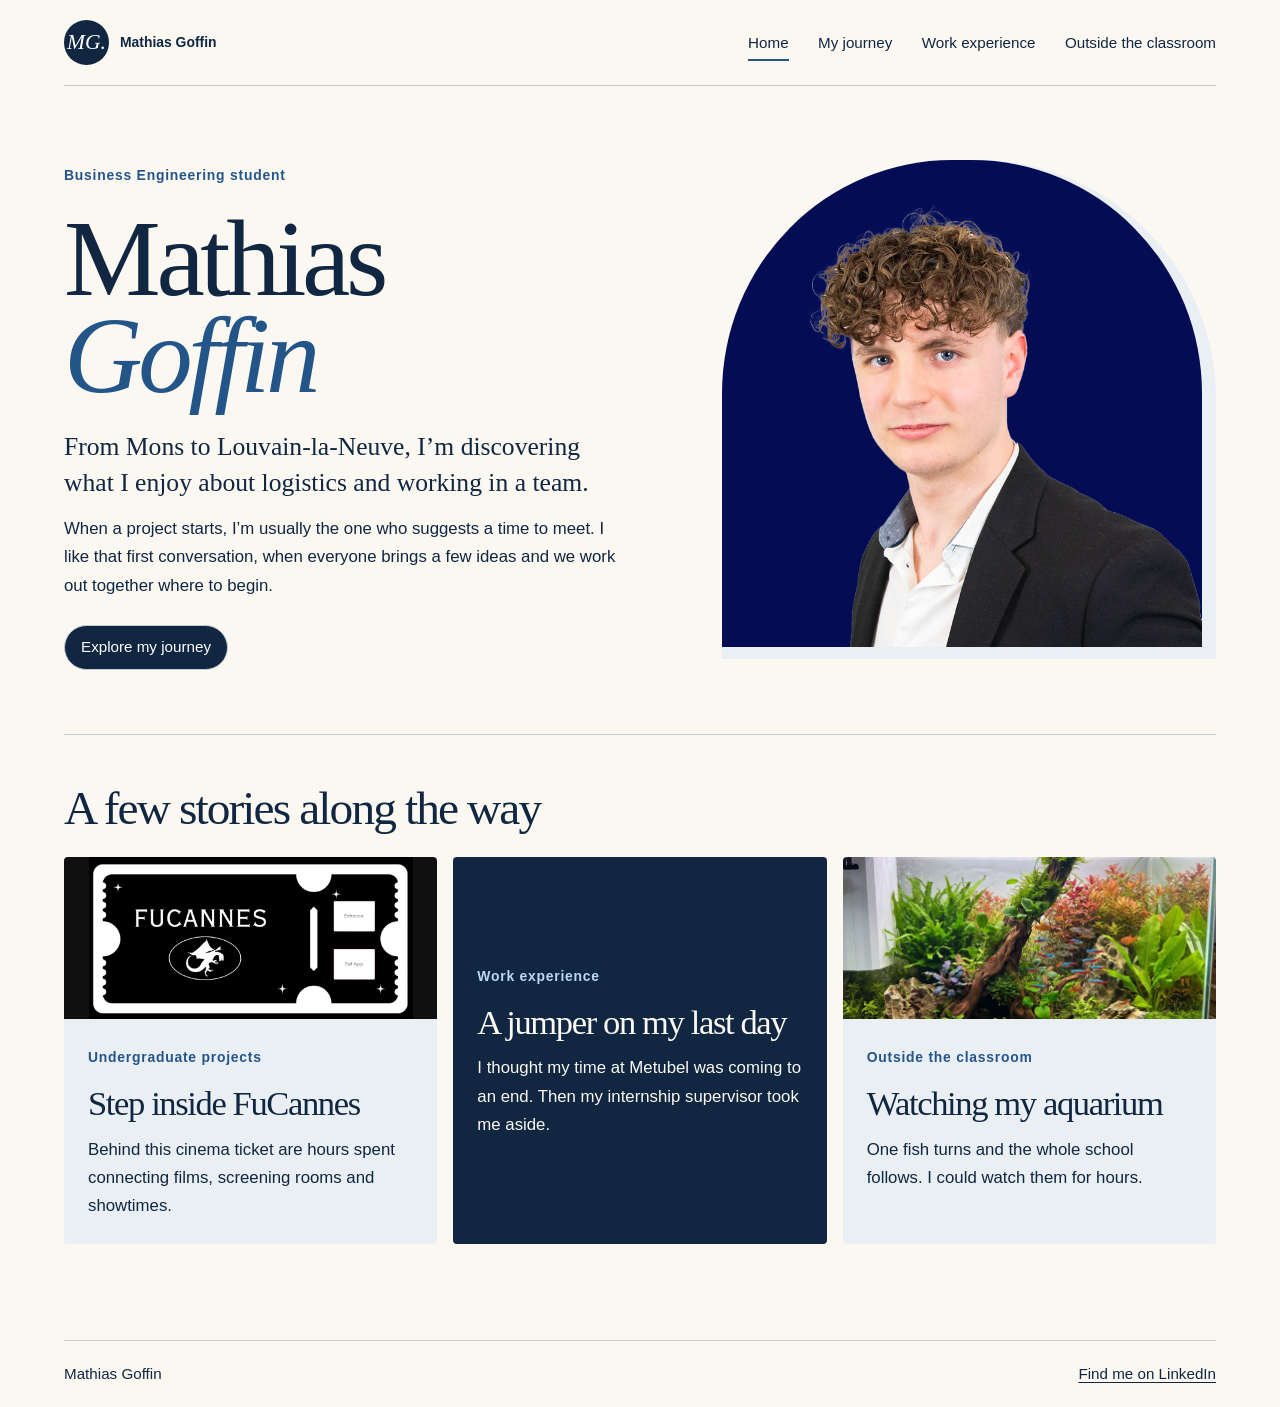
<file: index.html>
<!doctype html>
<html lang="en"><head><meta charset="utf-8"><meta name="viewport" content="width=device-width,initial-scale=1"><title>Home | Mathias Goffin</title><link rel="stylesheet" href="style.css"></head>
<body><a class="skip" href="#contenu">Skip to content</a><header><a class="mark" href="index.html" aria-label="Mathias Goffin, home"><span>MG.</span> <small>Mathias Goffin</small></a><nav aria-label="Main navigation"><a href="index.html" aria-current="page">Home</a> <a href="parcours.html">My journey</a> <a href="metubel.html">Work experience</a> <a href="parachute.html">Outside the classroom</a></nav></header>
<main id="contenu"><section class="cover">
<div class="cover-copy"><p class="kicker">Business Engineering student</p><h1>Mathias<br><em>Goffin</em></h1>
<p class="lead">From Mons to Louvain-la-Neuve, I’m discovering what I enjoy about logistics and working in a team.</p>
<p>When a project starts, I’m usually the one who suggests a time to meet. I like that first conversation, when everyone brings a few ideas and we work out together where to begin.</p>
<a class="button" href="parcours.html">Explore my journey</a></div>
<figure class="portrait"><img src="assets/mathias.jpg" alt="Mathias at the FUCaM job fair"></figure></section>
<section class="stories"><h2>A few stories along the way</h2>
<div class="story-grid"><a class="story photo" href="parcours.html#fucannes"><img src="assets/fucannes-ticket.jpg" alt=""><div><small>Undergraduate projects</small><h3>Step inside FuCannes</h3><p>Behind this cinema ticket are hours spent connecting films, screening rooms and showtimes.</p></div></a>
<a class="story ink" href="metubel.html#stage"><div><small>Work experience</small><h3>A jumper on my last day</h3><p>I thought my time at Metubel was coming to an end. Then my internship supervisor took me aside.</p></div></a>
<a class="story photo nature" href="parachute.html#aquarium"><img src="assets/aquarium-apres.jpg" alt=""><div><small>Outside the classroom</small><h3>Watching my aquarium</h3><p>One fish turns and the whole school follows. I could watch them for hours.</p></div></a></div></section></main>
<footer><span>Mathias Goffin</span><a href="https://www.linkedin.com/in/mathias-goffin-inge">Find me on LinkedIn</a></footer></body></html>
</file>
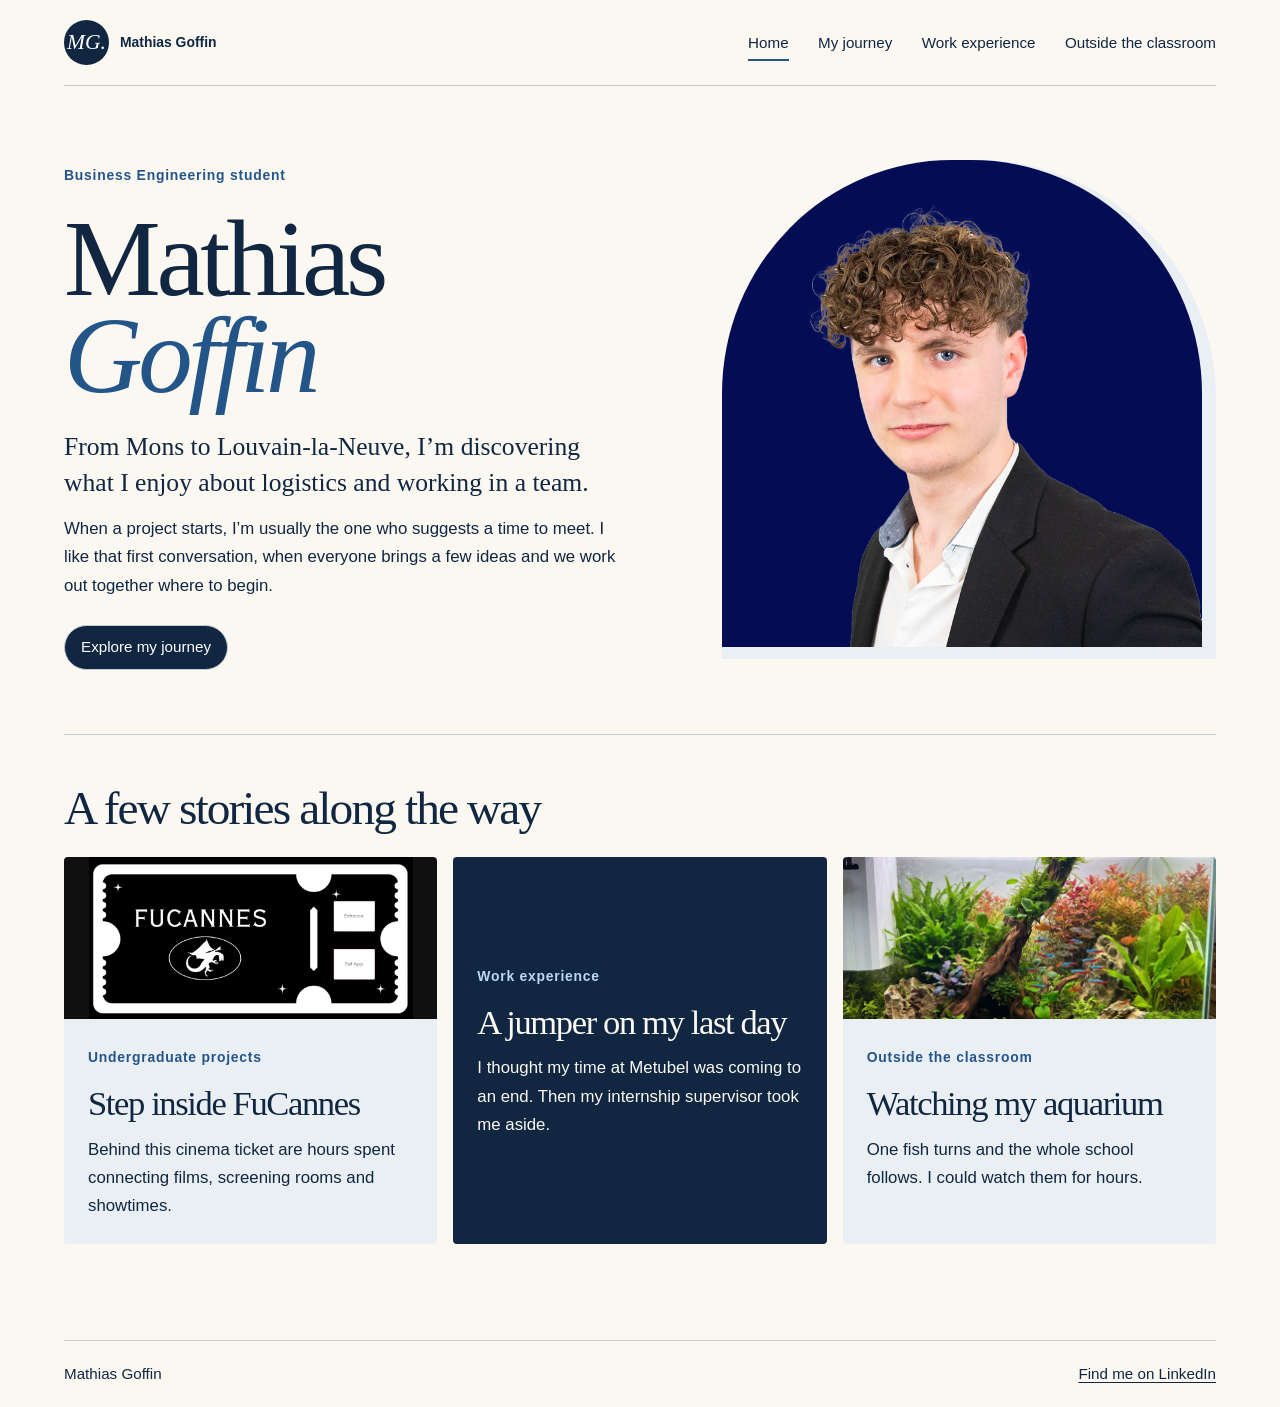
<file: v2/index.html>
<!doctype html>
<html lang="en"><head><meta charset="utf-8"><meta name="viewport" content="width=device-width,initial-scale=1"><title>Home | Mathias Goffin</title><link rel="stylesheet" href="style.css"></head>
<body><a class="skip" href="#contenu">Skip to content</a><header><a class="mark" href="index.html" aria-label="Mathias Goffin, home"><span>MG.</span> <small>Mathias Goffin</small></a><nav aria-label="Main navigation"><a href="index.html" aria-current="page">Home</a> <a href="parcours.html">My journey</a> <a href="metubel.html">Work experience</a> <a href="parachute.html">Outside the classroom</a></nav></header>
<main id="contenu"><section class="cover">
<div class="cover-copy"><p class="kicker">Business Engineering student</p><h1>Mathias<br><em>Goffin</em></h1>
<p class="lead">From Mons to Louvain-la-Neuve, I’m discovering what I enjoy about logistics and working in a team.</p>
<p>When a project starts, I’m usually the one who suggests a time to meet. I like that first conversation, when everyone brings a few ideas and we work out together where to begin.</p>
<a class="button" href="parcours.html">Explore my journey</a></div>
<figure class="portrait"><img src="../assets/mathias.jpg" alt="Mathias at the FUCaM job fair"></figure></section>
<section class="stories"><h2>A few stories along the way</h2>
<div class="story-grid"><a class="story photo" href="parcours.html#fucannes"><img src="../assets/fucannes-ticket.jpg" alt=""><div><small>Undergraduate projects</small><h3>Step inside FuCannes</h3><p>Behind this cinema ticket are hours spent connecting films, screening rooms and showtimes.</p></div></a>
<a class="story ink" href="metubel.html#stage"><div><small>Work experience</small><h3>A jumper on my last day</h3><p>I thought my time at Metubel was coming to an end. Then my internship supervisor took me aside.</p></div></a>
<a class="story photo nature" href="parachute.html#aquarium"><img src="../assets/aquarium-apres.jpg" alt=""><div><small>Outside the classroom</small><h3>Watching my aquarium</h3><p>One fish turns and the whole school follows. I could watch them for hours.</p></div></a></div></section></main>
<footer><span>Mathias Goffin</span><a href="https://www.linkedin.com/in/mathias-goffin-inge">Find me on LinkedIn</a></footer></body></html>
</file>
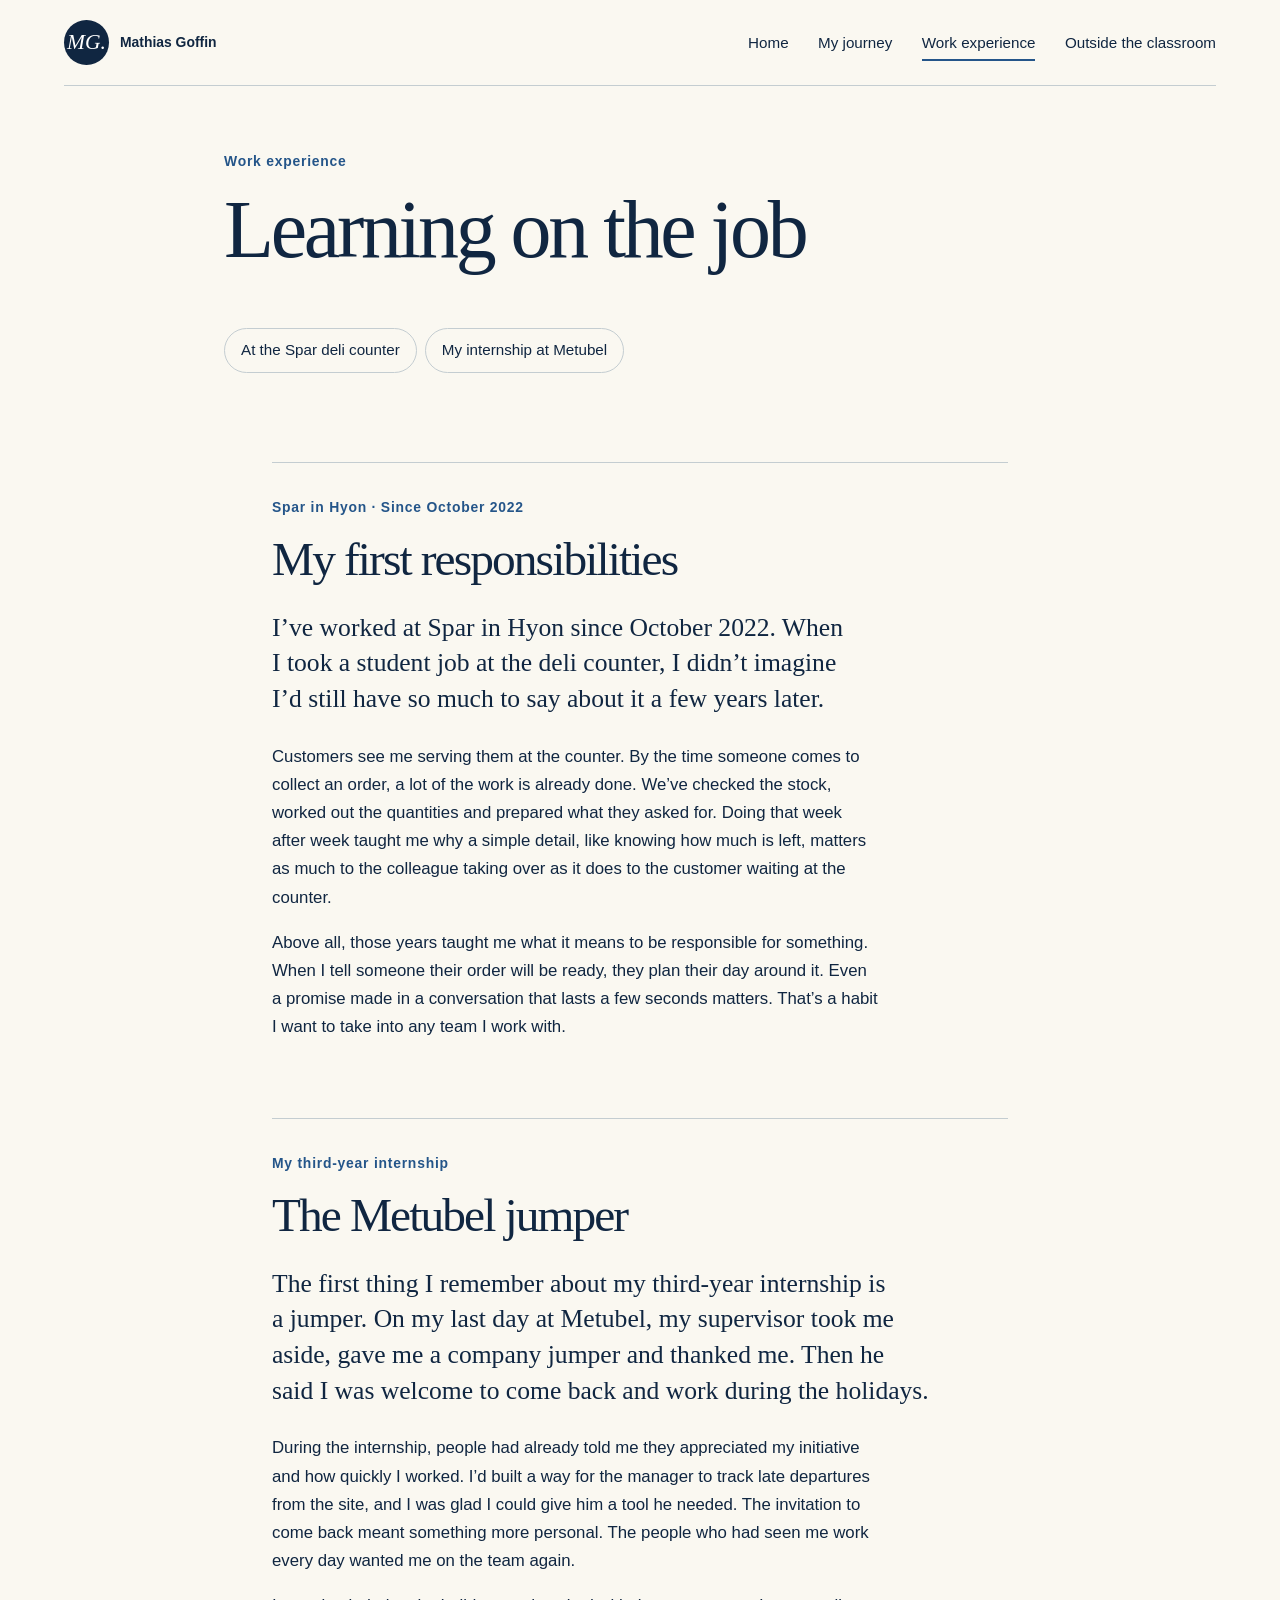
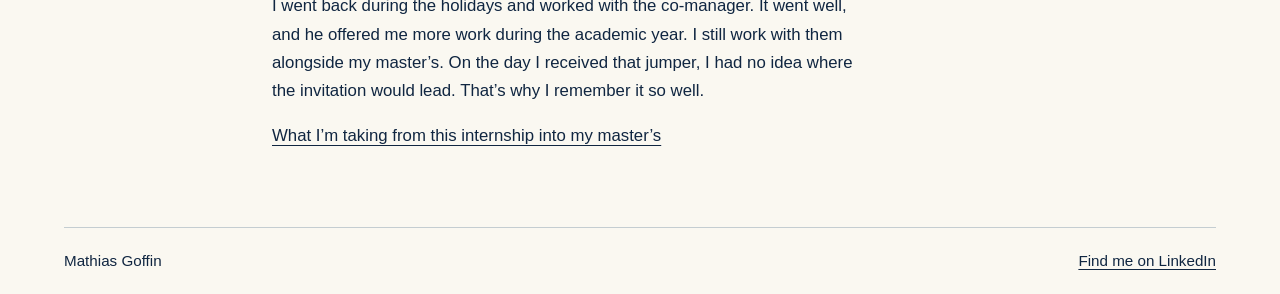
<file: metubel.html>
<!doctype html>
<html lang="en"><head><meta charset="utf-8"><meta name="viewport" content="width=device-width,initial-scale=1"><title>Work experience | Mathias Goffin</title><link rel="stylesheet" href="style.css"></head>
<body><a class="skip" href="#contenu">Skip to content</a><header><a class="mark" href="index.html" aria-label="Mathias Goffin, home"><span>MG.</span> <small>Mathias Goffin</small></a><nav aria-label="Main navigation"><a href="index.html">Home</a> <a href="parcours.html">My journey</a> <a href="metubel.html" aria-current="page">Work experience</a> <a href="parachute.html">Outside the classroom</a></nav></header>
<main id="contenu"><section class="chapter"><p class="kicker">Work experience</p><h1>Learning on the job</h1><nav class="contents" aria-label="On this page: work experience"><a href="#spar">At the Spar deli counter</a><a href="#stage">My internship at Metubel</a></nav></section><article class="reading" id="spar"><p class="kicker">Spar in Hyon · Since October 2022</p><h2>My first responsibilities</h2><p class="opening">I’ve worked at Spar in Hyon since October 2022. When I took a student job at the deli counter, I didn’t imagine I’d still have so much to say about it a few years later.</p><p>Customers see me serving them at the counter. By the time someone comes to collect an order, a lot of the work is already done. We’ve checked the stock, worked out the quantities and prepared what they asked for. Doing that week after week taught me why a simple detail, like knowing how much is left, matters as much to the colleague taking over as it does to the customer waiting at the counter.</p><p>Above all, those years taught me what it means to be responsible for something. When I tell someone their order will be ready, they plan their day around it. Even a promise made in a conversation that lasts a few seconds matters. That’s a habit I want to take into any team I work with.</p></article><article class="reading" id="stage"><p class="kicker">My third-year internship</p><h2>The Metubel jumper</h2><p class="opening">The first thing I remember about my third-year internship is a jumper. On my last day at Metubel, my supervisor took me aside, gave me a company jumper and thanked me. Then he said I was welcome to come back and work during the holidays.</p><p>During the internship, people had already told me they appreciated my initiative and how quickly I worked. I’d built a way for the manager to track late departures from the site, and I was glad I could give him a tool he needed. The invitation to come back meant something more personal. The people who had seen me work every day wanted me on the team again.</p><p>I went back during the holidays and worked with the co-manager. It went well, and he offered me more work during the academic year. I still work with them alongside my master’s. On the day I received that jumper, I had no idea where the invitation would lead. That’s why I remember it so well.</p><a href="parcours.html#competences">What I’m taking from this internship into my master’s</a></article></main>
<footer><span>Mathias Goffin</span><a href="https://www.linkedin.com/in/mathias-goffin-inge">Find me on LinkedIn</a></footer></body></html>
</file>
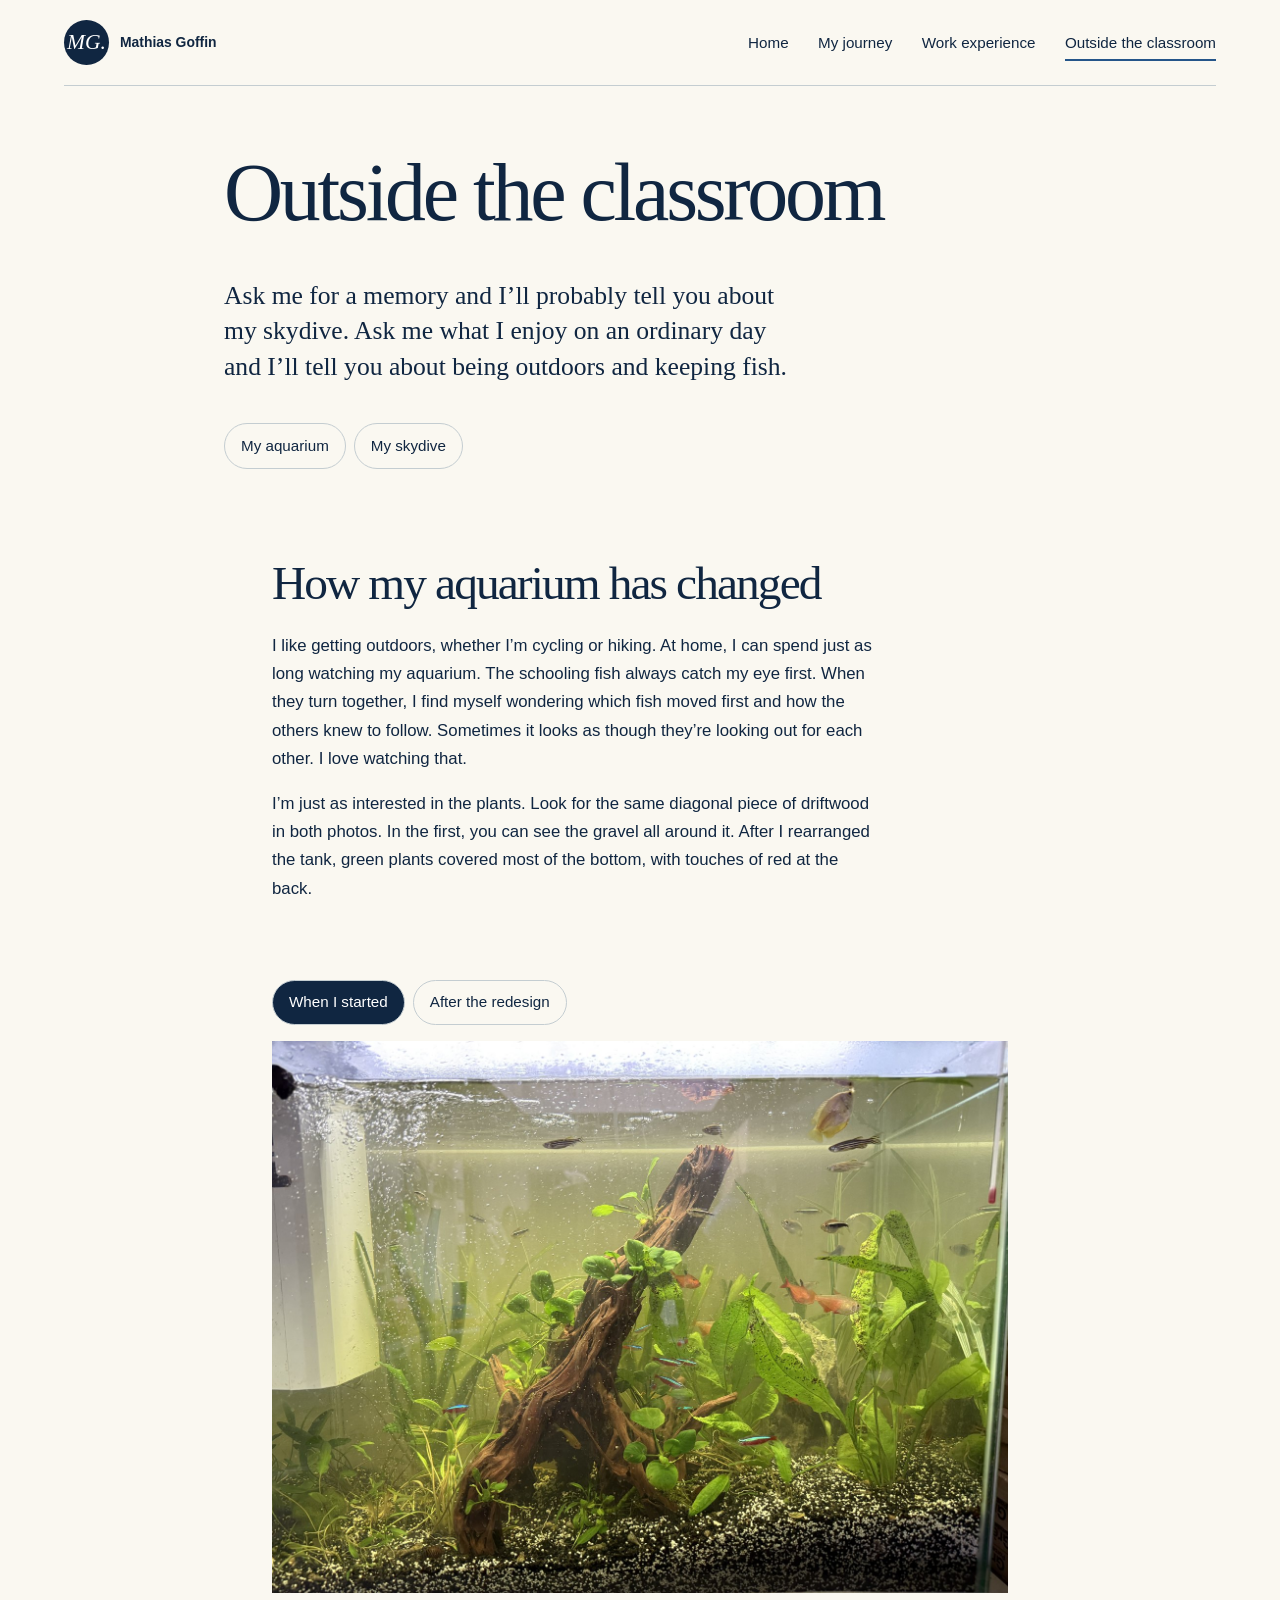
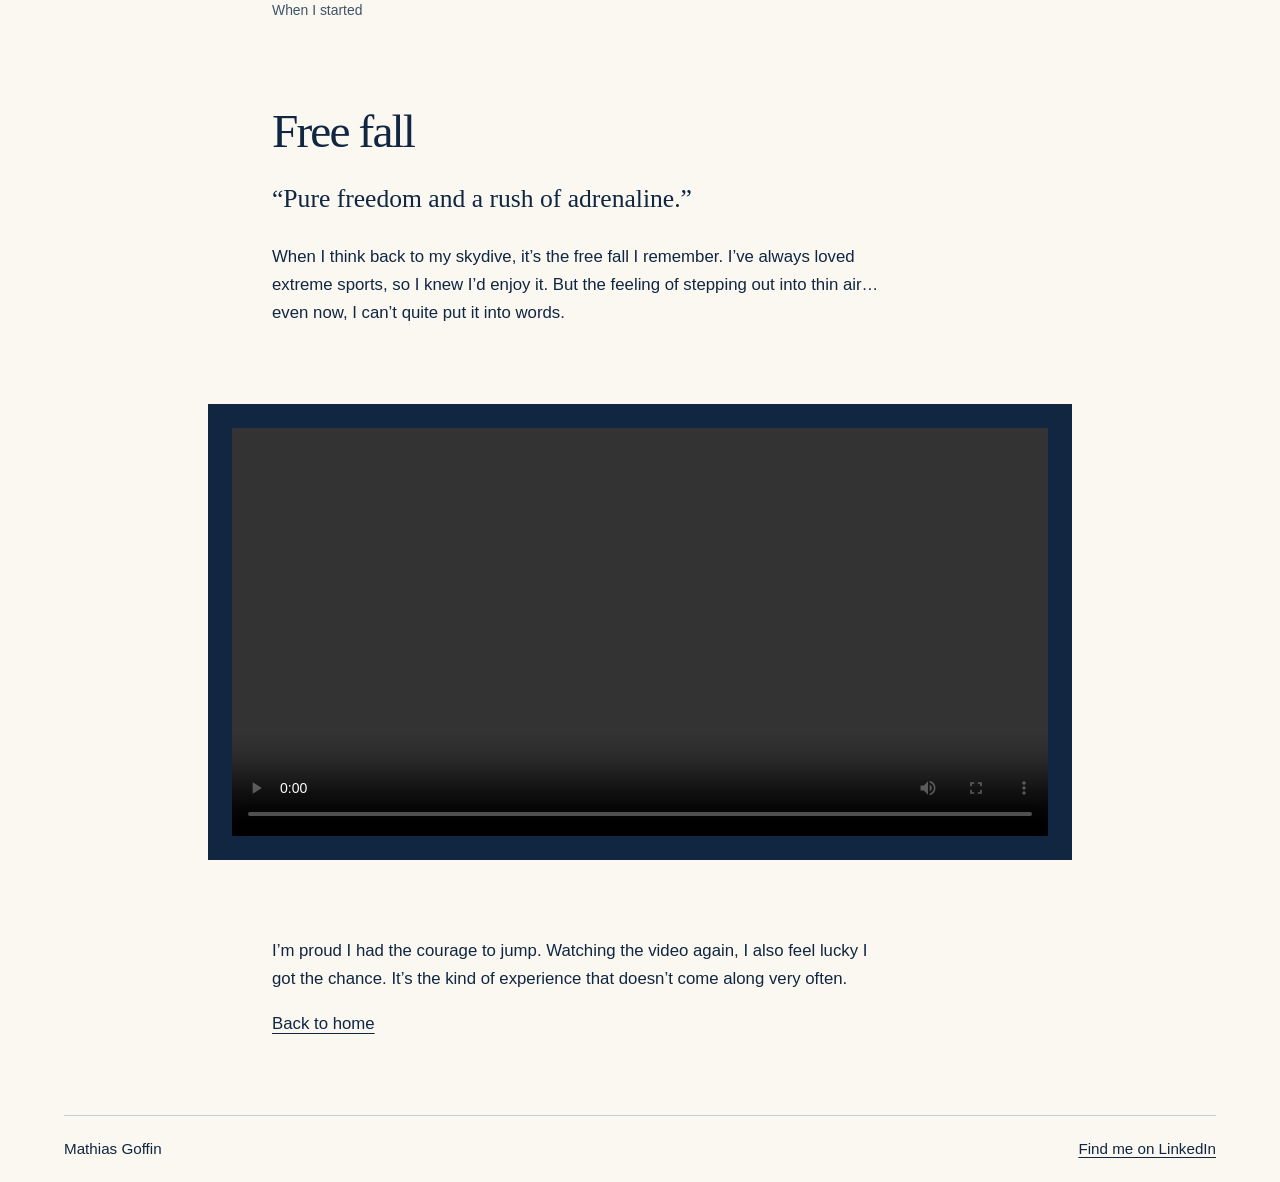
<file: parachute.html>
<!doctype html>
<html lang="en"><head><meta charset="utf-8"><meta name="viewport" content="width=device-width,initial-scale=1"><title>Outside the classroom | Mathias Goffin</title><link rel="stylesheet" href="style.css"></head>
<body><a class="skip" href="#contenu">Skip to content</a><header><a class="mark" href="index.html" aria-label="Mathias Goffin, home"><span>MG.</span> <small>Mathias Goffin</small></a><nav aria-label="Main navigation"><a href="index.html">Home</a> <a href="parcours.html">My journey</a> <a href="metubel.html">Work experience</a> <a href="parachute.html" aria-current="page">Outside the classroom</a></nav></header>
<main id="contenu"><section class="chapter"><h1>Outside the classroom</h1><p class="opening">Ask me for a memory and I’ll probably tell you about my skydive. Ask me what I enjoy on an ordinary day and I’ll tell you about being outdoors and keeping fish.</p><nav class="contents" aria-label="On this page: outside the classroom"><a href="#aquarium">My aquarium</a><a href="#saut">My skydive</a></nav></section><section class="reading"><h2 id="aquarium">How my aquarium has changed</h2>
<p>I like getting outdoors, whether I’m cycling or hiking. At home, I can spend just as long watching my aquarium. The schooling fish always catch my eye first. When they turn together, I find myself wondering which fish moved first and how the others knew to follow. Sometimes it looks as though they’re looking out for each other. I love watching that.</p>
<p>I’m just as interested in the plants. Look for the same diagonal piece of driftwood in both photos. In the first, you can see the gravel all around it. After I rearranged the tank, green plants covered most of the bottom, with touches of red at the back.</p>
</section><div class="aquarium-controls" hidden><button type="button" aria-controls="bac-avant" aria-pressed="true">When I started</button><button type="button" aria-controls="bac-apres" aria-pressed="false">After the redesign</button></div><div class="aquarium-pair">
<figure id="bac-avant"><img src="assets/aquarium-avant.jpg" alt="The original tank with diagonal driftwood, dark gravel and plants spaced apart."><figcaption>When I started</figcaption></figure>
<figure id="bac-apres"><img src="assets/aquarium-apres.jpg" alt="The same tank after the redesign, with green ground cover, red plants and a school of fish by the driftwood."><figcaption>After the redesign</figcaption></figure>
</div><section class="reading"><h2 id="saut">Free fall</h2><p class="opening">“Pure freedom and a rush of adrenaline.”</p><p>When I think back to my skydive, it’s the free fall I remember. I’ve always loved extreme sports, so I knew I’d enjoy it. But the feeling of stepping out into thin air… even now, I can’t quite put it into words.</p></section><figure class="dark"><video controls playsinline preload="metadata" src="assets/chute-libre.mp4" aria-label="Video of my skydive"></video></figure><div class="reading"><p>I’m proud I had the courage to jump. Watching the video again, I also feel lucky I got the chance. It’s the kind of experience that doesn’t come along very often.</p><a href="index.html">Back to home</a></div></main>
<footer><span>Mathias Goffin</span><a href="https://www.linkedin.com/in/mathias-goffin-inge">Find me on LinkedIn</a></footer><script src="aquarium.js"></script></body></html>
</file>
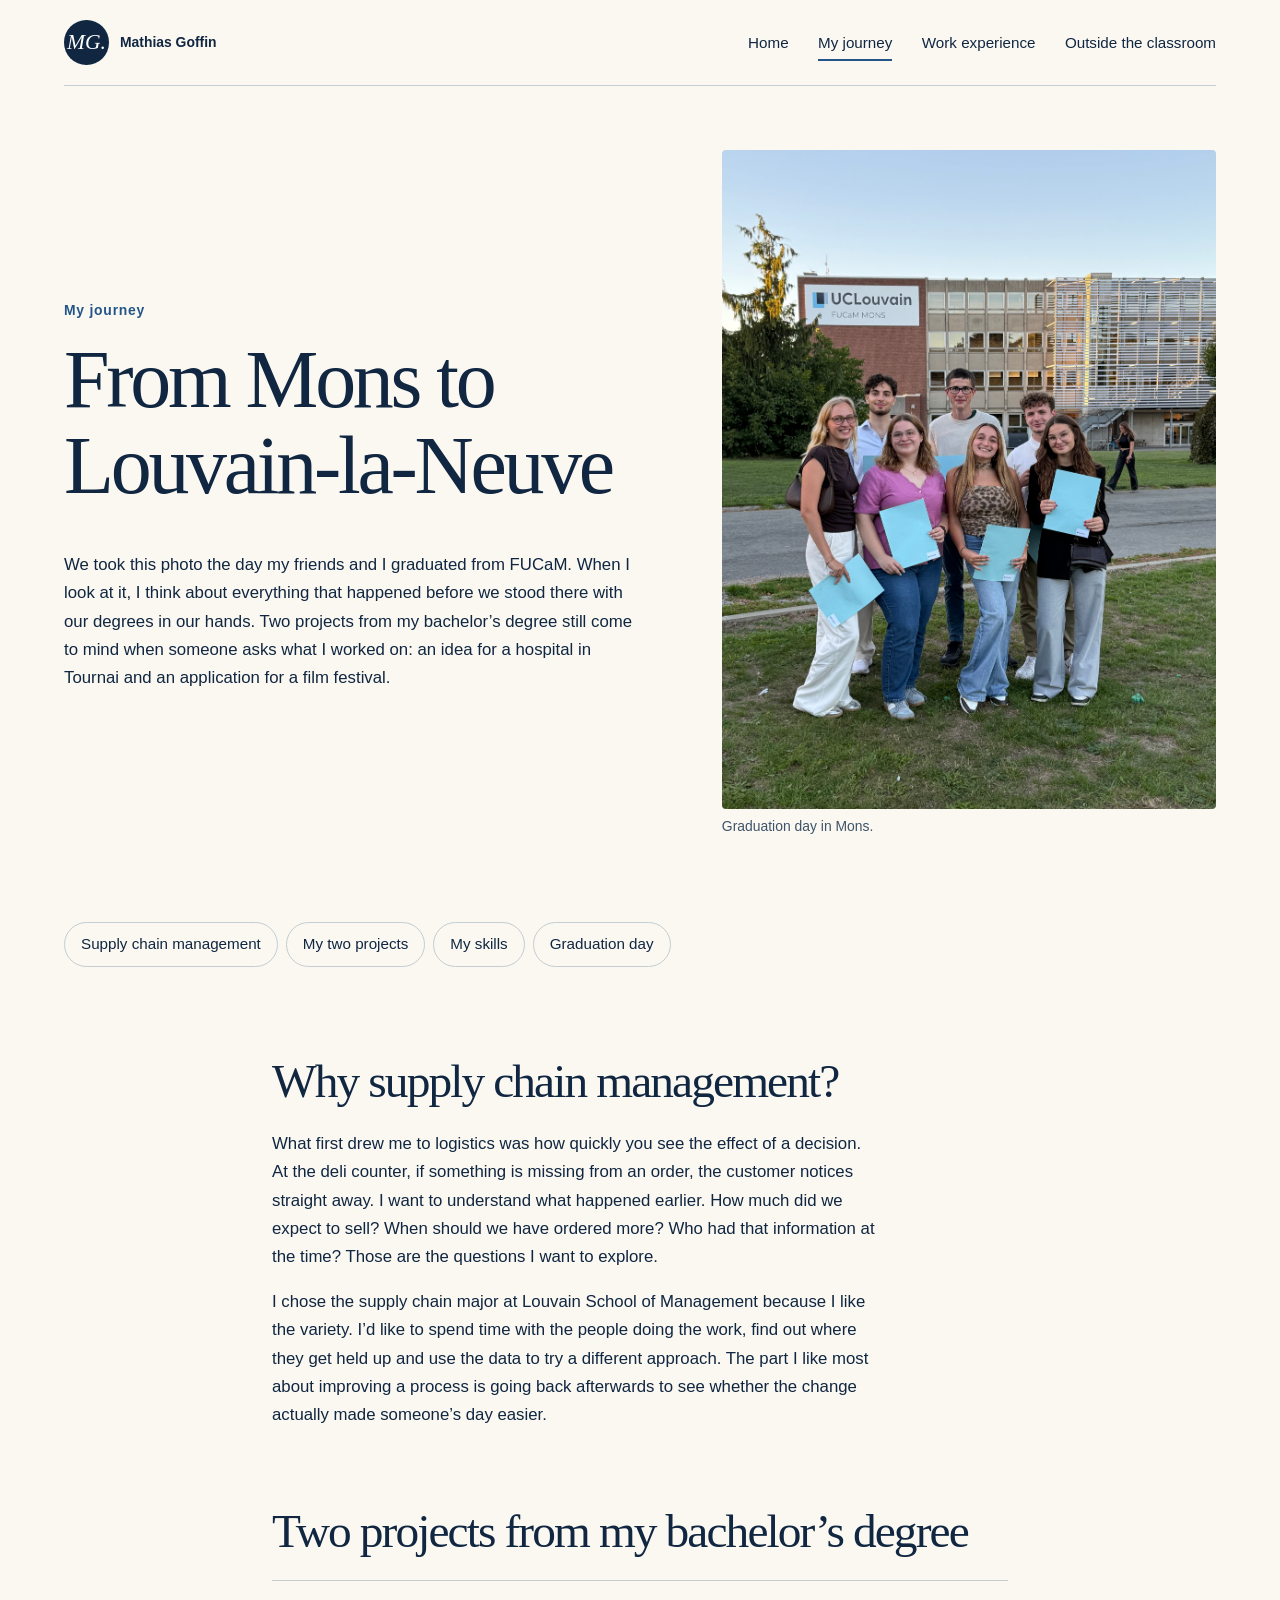
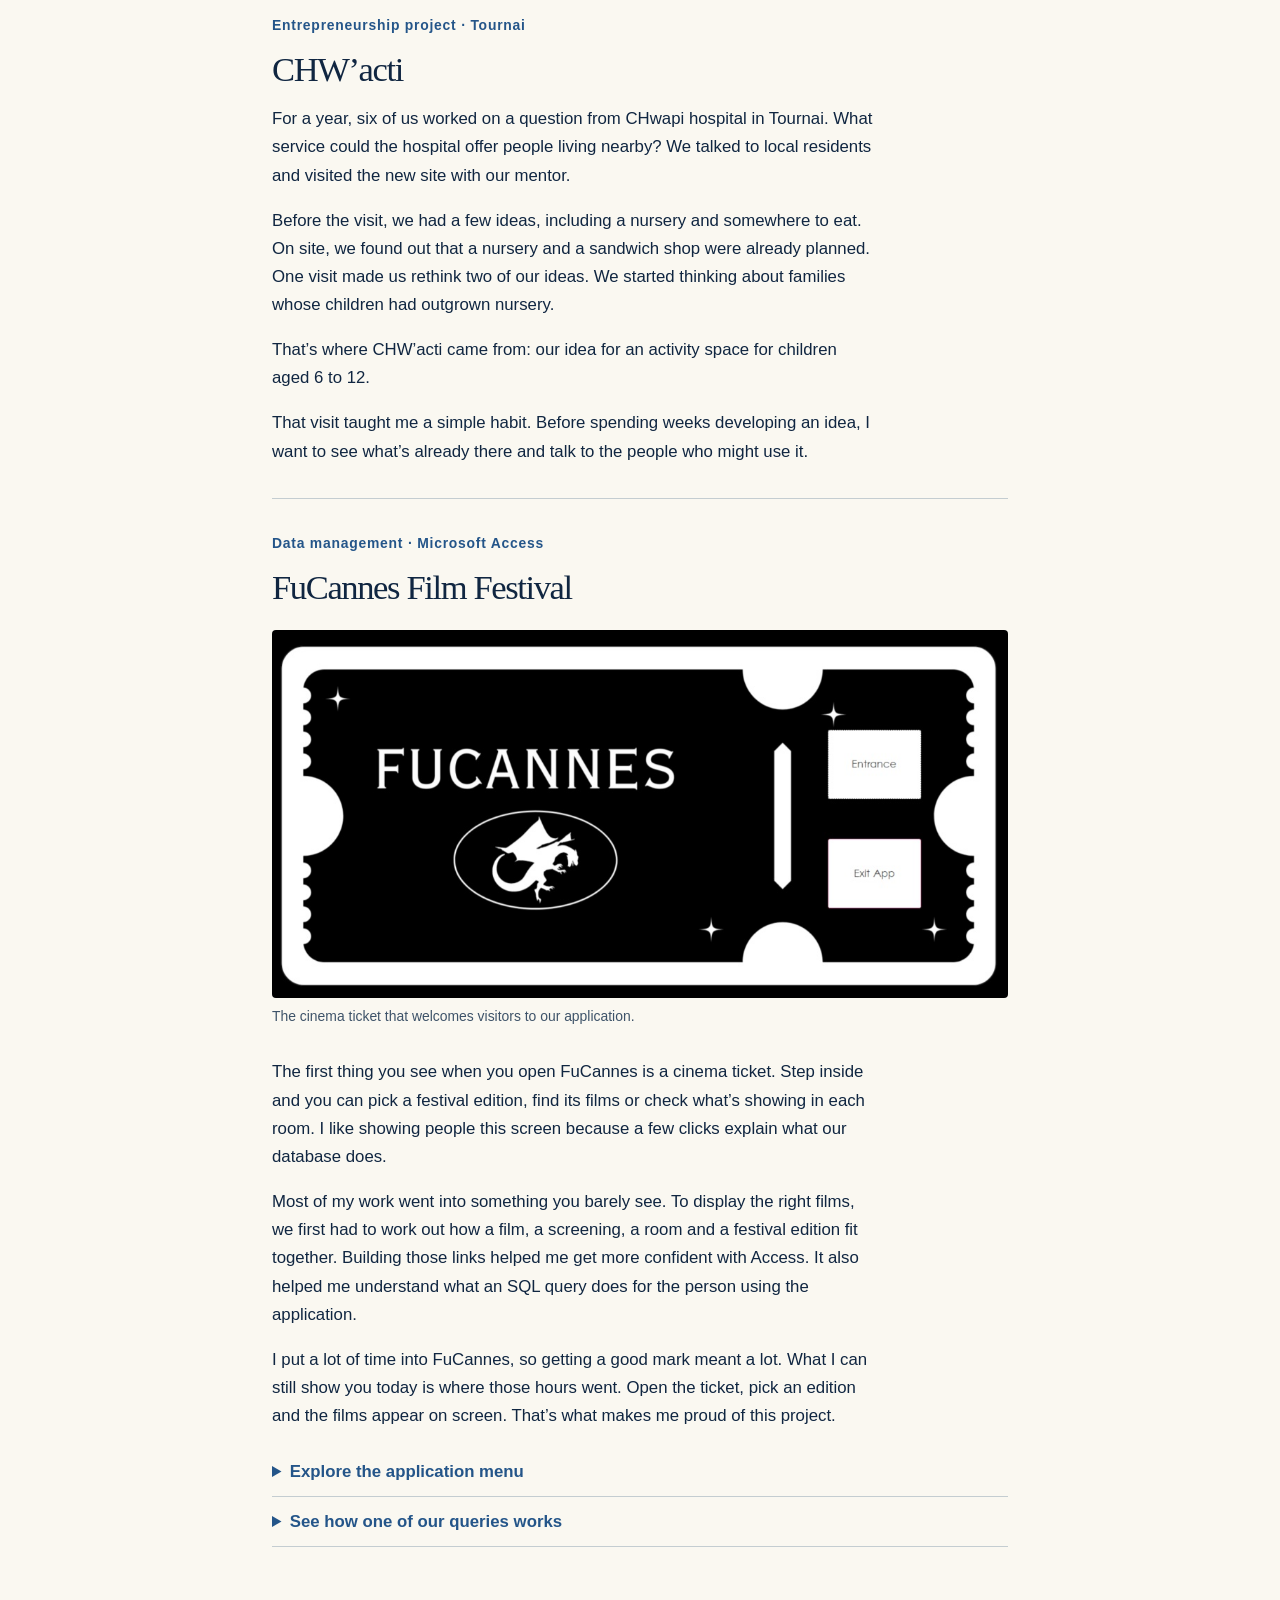
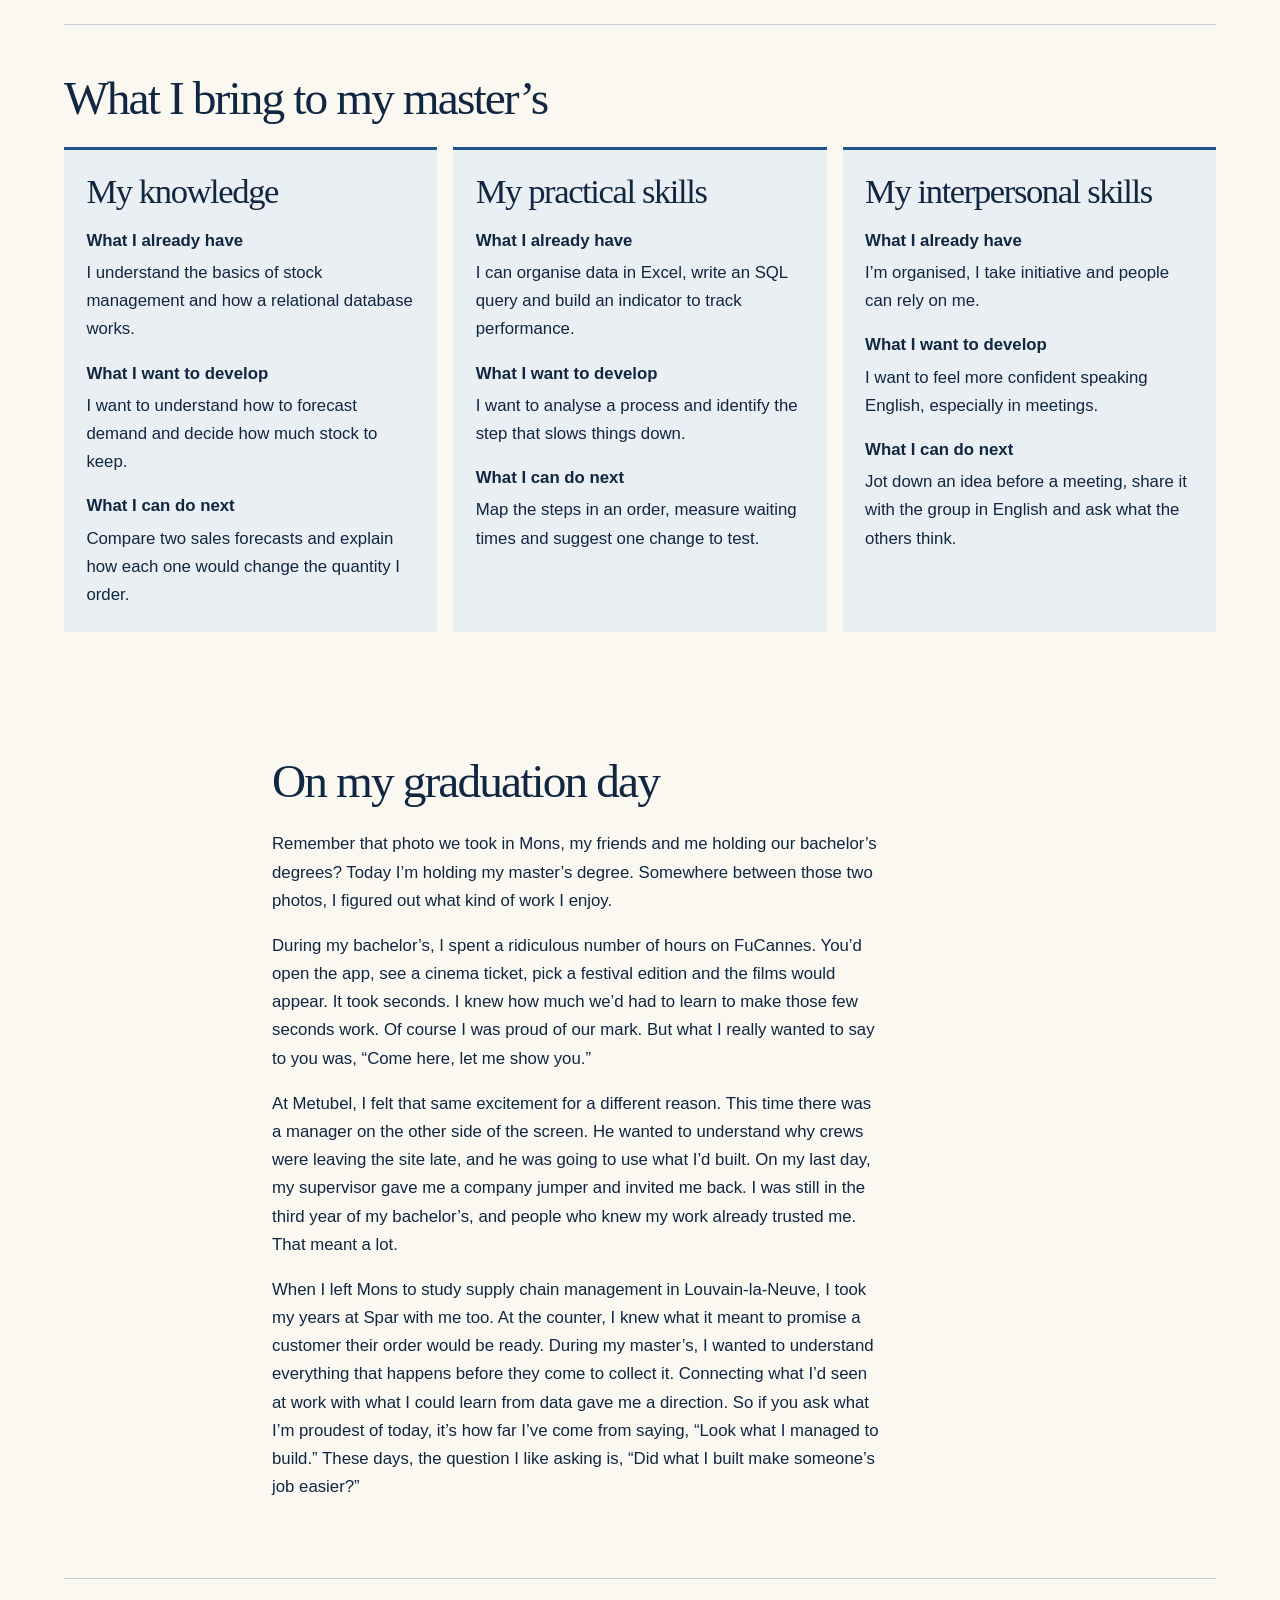
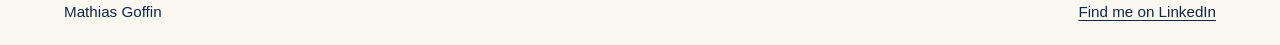
<file: parcours.html>
<!doctype html>
<html lang="en"><head><meta charset="utf-8"><meta name="viewport" content="width=device-width,initial-scale=1"><title>My journey | Mathias Goffin</title><link rel="stylesheet" href="style.css"></head>
<body><a class="skip" href="#contenu">Skip to content</a><header><a class="mark" href="index.html" aria-label="Mathias Goffin, home"><span>MG.</span> <small>Mathias Goffin</small></a><nav aria-label="Main navigation"><a href="index.html">Home</a> <a href="parcours.html" aria-current="page">My journey</a> <a href="metubel.html">Work experience</a> <a href="parachute.html">Outside the classroom</a></nav></header>
<main id="contenu"><section class="pair"><div><p class="kicker">My journey</p><h1>From Mons to Louvain-la-Neuve</h1><p>We took this photo the day my friends and I graduated from FUCaM. When I look at it, I think about everything that happened before we stood there with our degrees in our hands. Two projects from my bachelor’s degree still come to mind when someone asks what I worked on: an idea for a hospital in Tournai and an application for a film festival.</p></div><figure><img src="assets/bachelier.jpeg" alt="My friends and me holding our degrees in Mons"><figcaption>Graduation day in Mons.</figcaption></figure></section><nav class="contents" aria-label="On this page: my journey"><a href="#supply">Supply chain management</a><a href="#projets">My two projects</a><a href="#competences">My skills</a><a href="#diplome">Graduation day</a></nav><section class="reading"><h2 id="supply">Why supply chain management?</h2><p>What first drew me to logistics was how quickly you see the effect of a decision. At the deli counter, if something is missing from an order, the customer notices straight away. I want to understand what happened earlier. How much did we expect to sell? When should we have ordered more? Who had that information at the time? Those are the questions I want to explore.</p><p>I chose the supply chain major at Louvain School of Management because I like the variety. I’d like to spend time with the people doing the work, find out where they get held up and use the data to try a different approach. The part I like most about improving a process is going back afterwards to see whether the change actually made someone’s day easier.</p></section><section class="projects" id="projets"><h2>Two projects from my bachelor’s degree</h2>
<article><p class="kicker">Entrepreneurship project · Tournai</p><h3 id="chwacti">CHW’acti</h3><p>For a year, six of us worked on a question from CHwapi hospital in Tournai. What service could the hospital offer people living nearby? We talked to local residents and visited the new site with our mentor.</p>
<p>Before the visit, we had a few ideas, including a nursery and somewhere to eat. On site, we found out that a nursery and a sandwich shop were already planned. One visit made us rethink two of our ideas. We started thinking about families whose children had outgrown nursery.</p>
<p>That’s where CHW’acti came from: our idea for an activity space for children aged 6 to 12.</p>
<p>That visit taught me a simple habit. Before spending weeks developing an idea, I want to see what’s already there and talk to the people who might use it.</p></article>
<article><p class="kicker">Data management · Microsoft Access</p><h3 id="fucannes">FuCannes Film Festival</h3><figure class="proof"><img loading="lazy" src="assets/fucannes-ticket.jpg" alt="FuCannes welcome screen designed as a cinema ticket"><figcaption>The cinema ticket that welcomes visitors to our application.</figcaption></figure><p>The first thing you see when you open FuCannes is a cinema ticket. Step inside and you can pick a festival edition, find its films or check what’s showing in each room. I like showing people this screen because a few clicks explain what our database does.</p><p>Most of my work went into something you barely see. To display the right films, we first had to work out how a film, a screening, a room and a festival edition fit together. Building those links helped me get more confident with Access. It also helped me understand what an SQL query does for the person using the application.</p><p>I put a lot of time into FuCannes, so getting a good mark meant a lot. What I can still show you today is where those hours went. Open the ticket, pick an edition and the films appear on screen. That’s what makes me proud of this project.</p><details><summary>Explore the application menu</summary><figure class="proof"><img loading="lazy" src="assets/fucannes-accueil.jpg" alt="Access application menu showing the different sections of the festival"><figcaption>From this menu, visitors can browse the films, check the schedule and see who is on the jury.</figcaption></figure></details><details><summary>See how one of our queries works</summary><p>On the films screen, visitors choose a festival edition from a drop-down list. The query uses that choice to show the films from that edition. We explained how it works on page 20 of our report.</p></details></article></section>
<section id="competences" class="skills"><h2>What I bring to my master’s</h2><div class="skill-grid">
<article><h3>My knowledge</h3><dl><dt>What I already have</dt><dd>I understand the basics of stock management and how a relational database works.</dd><dt>What I want to develop</dt><dd>I want to understand how to forecast demand and decide how much stock to keep.</dd><dt>What I can do next</dt><dd>Compare two sales forecasts and explain how each one would change the quantity I order.</dd></dl></article>
<article><h3>My practical skills</h3><dl><dt>What I already have</dt><dd>I can organise data in Excel, write an SQL query and build an indicator to track performance.</dd><dt>What I want to develop</dt><dd>I want to analyse a process and identify the step that slows things down.</dd><dt>What I can do next</dt><dd>Map the steps in an order, measure waiting times and suggest one change to test.</dd></dl></article>
<article><h3>My interpersonal skills</h3><dl><dt>What I already have</dt><dd>I’m organised, I take initiative and people can rely on me.</dd><dt>What I want to develop</dt><dd>I want to feel more confident speaking English, especially in meetings.</dd><dt>What I can do next</dt><dd>Jot down an idea before a meeting, share it with the group in English and ask what the others think.</dd></dl></article></div></section>
<section class="reading"><h2 id="diplome">On my graduation day</h2><p>Remember that photo we took in Mons, my friends and me holding our bachelor’s degrees? Today I’m holding my master’s degree. Somewhere between those two photos, I figured out what kind of work I enjoy.</p>
<p>During my bachelor’s, I spent a ridiculous number of hours on FuCannes. You’d open the app, see a cinema ticket, pick a festival edition and the films would appear. It took seconds. I knew how much we’d had to learn to make those few seconds work. Of course I was proud of our mark. But what I really wanted to say to you was, “Come here, let me show you.”</p>
<p>At Metubel, I felt that same excitement for a different reason. This time there was a manager on the other side of the screen. He wanted to understand why crews were leaving the site late, and he was going to use what I’d built. On my last day, my supervisor gave me a company jumper and invited me back. I was still in the third year of my bachelor’s, and people who knew my work already trusted me. That meant a lot.</p>
<p>When I left Mons to study supply chain management in Louvain-la-Neuve, I took my years at Spar with me too. At the counter, I knew what it meant to promise a customer their order would be ready. During my master’s, I wanted to understand everything that happens before they come to collect it. Connecting what I’d seen at work with what I could learn from data gave me a direction. So if you ask what I’m proudest of today, it’s how far I’ve come from saying, “Look what I managed to build.” These days, the question I like asking is, “Did what I built make someone’s job easier?”</p></section></main>
<footer><span>Mathias Goffin</span><a href="https://www.linkedin.com/in/mathias-goffin-inge">Find me on LinkedIn</a></footer></body></html>
</file>
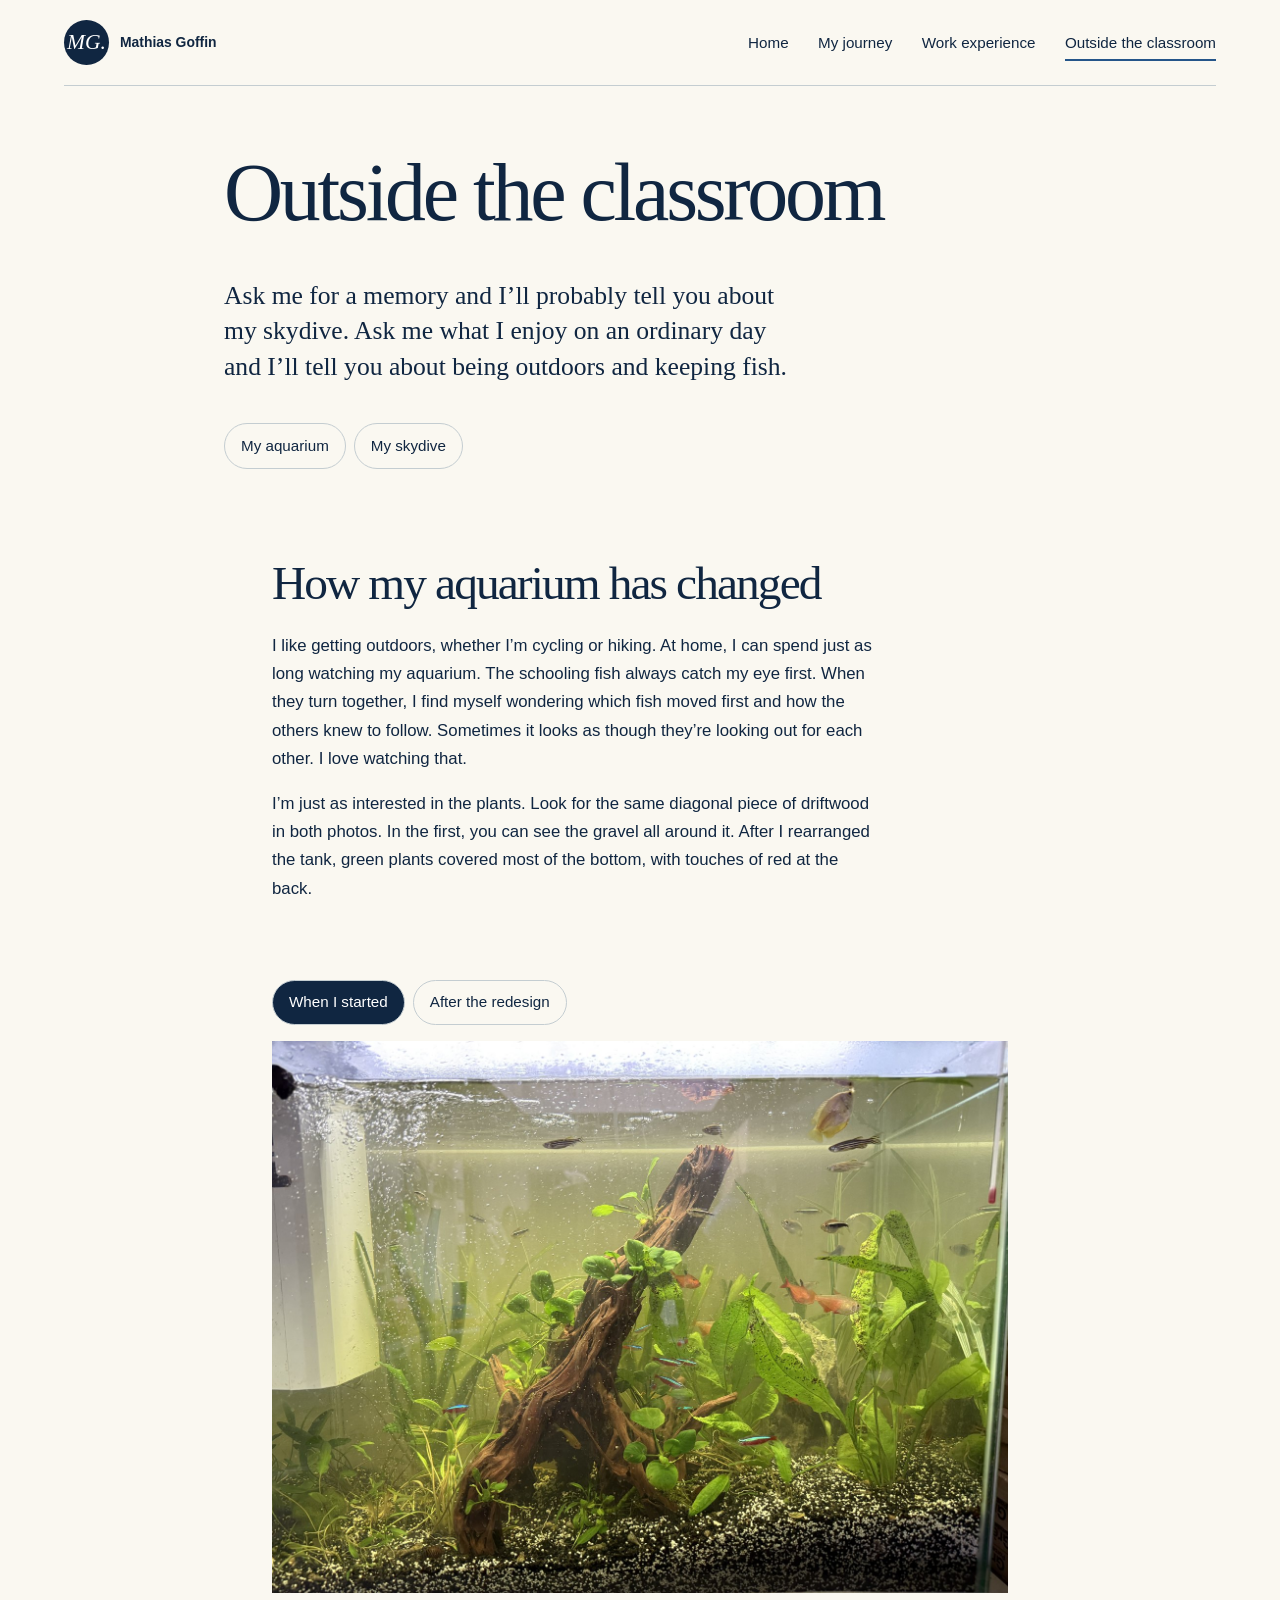
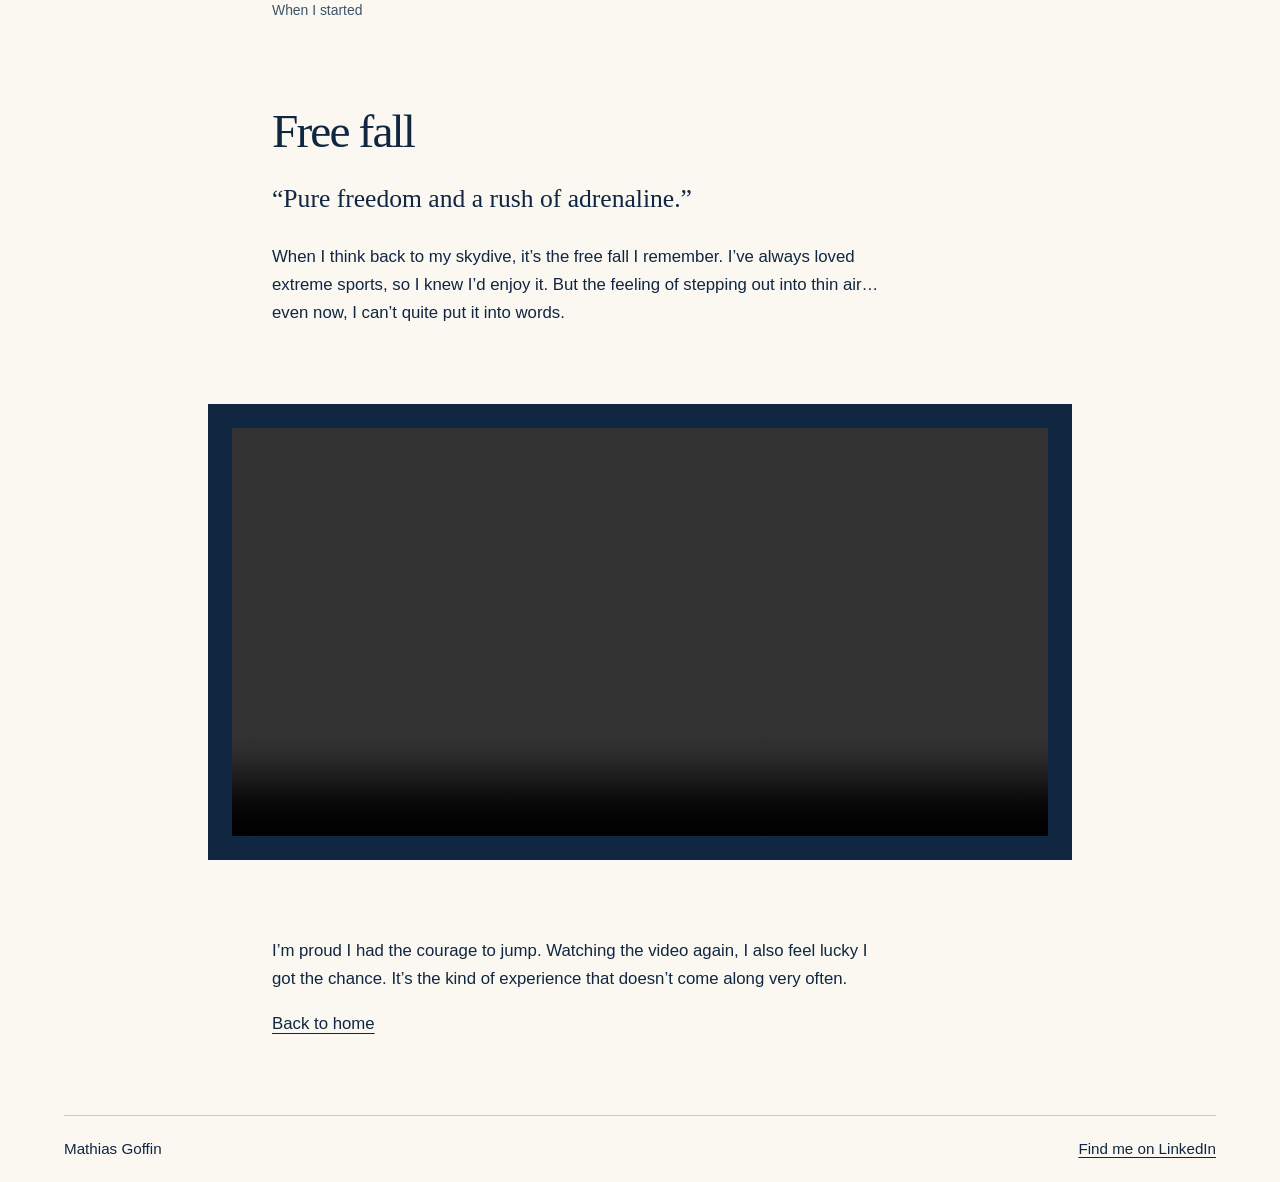
<file: v2/parachute.html>
<!doctype html>
<html lang="en"><head><meta charset="utf-8"><meta name="viewport" content="width=device-width,initial-scale=1"><title>Outside the classroom | Mathias Goffin</title><link rel="stylesheet" href="style.css"></head>
<body><a class="skip" href="#contenu">Skip to content</a><header><a class="mark" href="index.html" aria-label="Mathias Goffin, home"><span>MG.</span> <small>Mathias Goffin</small></a><nav aria-label="Main navigation"><a href="index.html">Home</a> <a href="parcours.html">My journey</a> <a href="metubel.html">Work experience</a> <a href="parachute.html" aria-current="page">Outside the classroom</a></nav></header>
<main id="contenu"><section class="chapter"><h1>Outside the classroom</h1><p class="opening">Ask me for a memory and I’ll probably tell you about my skydive. Ask me what I enjoy on an ordinary day and I’ll tell you about being outdoors and keeping fish.</p><nav class="contents" aria-label="On this page: outside the classroom"><a href="#aquarium">My aquarium</a><a href="#saut">My skydive</a></nav></section><section class="reading"><h2 id="aquarium">How my aquarium has changed</h2>
<p>I like getting outdoors, whether I’m cycling or hiking. At home, I can spend just as long watching my aquarium. The schooling fish always catch my eye first. When they turn together, I find myself wondering which fish moved first and how the others knew to follow. Sometimes it looks as though they’re looking out for each other. I love watching that.</p>
<p>I’m just as interested in the plants. Look for the same diagonal piece of driftwood in both photos. In the first, you can see the gravel all around it. After I rearranged the tank, green plants covered most of the bottom, with touches of red at the back.</p>
</section><div class="aquarium-controls" hidden><button type="button" aria-controls="bac-avant" aria-pressed="true">When I started</button><button type="button" aria-controls="bac-apres" aria-pressed="false">After the redesign</button></div><div class="aquarium-pair">
<figure id="bac-avant"><img src="../assets/aquarium-avant.jpg" alt="The original tank with diagonal driftwood, dark gravel and plants spaced apart."><figcaption>When I started</figcaption></figure>
<figure id="bac-apres"><img src="../assets/aquarium-apres.jpg" alt="The same tank after the redesign, with green ground cover, red plants and a school of fish by the driftwood."><figcaption>After the redesign</figcaption></figure>
</div><section class="reading"><h2 id="saut">Free fall</h2><p class="opening">“Pure freedom and a rush of adrenaline.”</p><p>When I think back to my skydive, it’s the free fall I remember. I’ve always loved extreme sports, so I knew I’d enjoy it. But the feeling of stepping out into thin air… even now, I can’t quite put it into words.</p></section><figure class="dark"><video controls playsinline preload="metadata" src="../assets/chute-libre.mp4" aria-label="Video of my skydive"></video></figure><div class="reading"><p>I’m proud I had the courage to jump. Watching the video again, I also feel lucky I got the chance. It’s the kind of experience that doesn’t come along very often.</p><a href="index.html">Back to home</a></div></main>
<footer><span>Mathias Goffin</span><a href="https://www.linkedin.com/in/mathias-goffin-inge">Find me on LinkedIn</a></footer><script src="aquarium.js"></script></body></html>
</file>
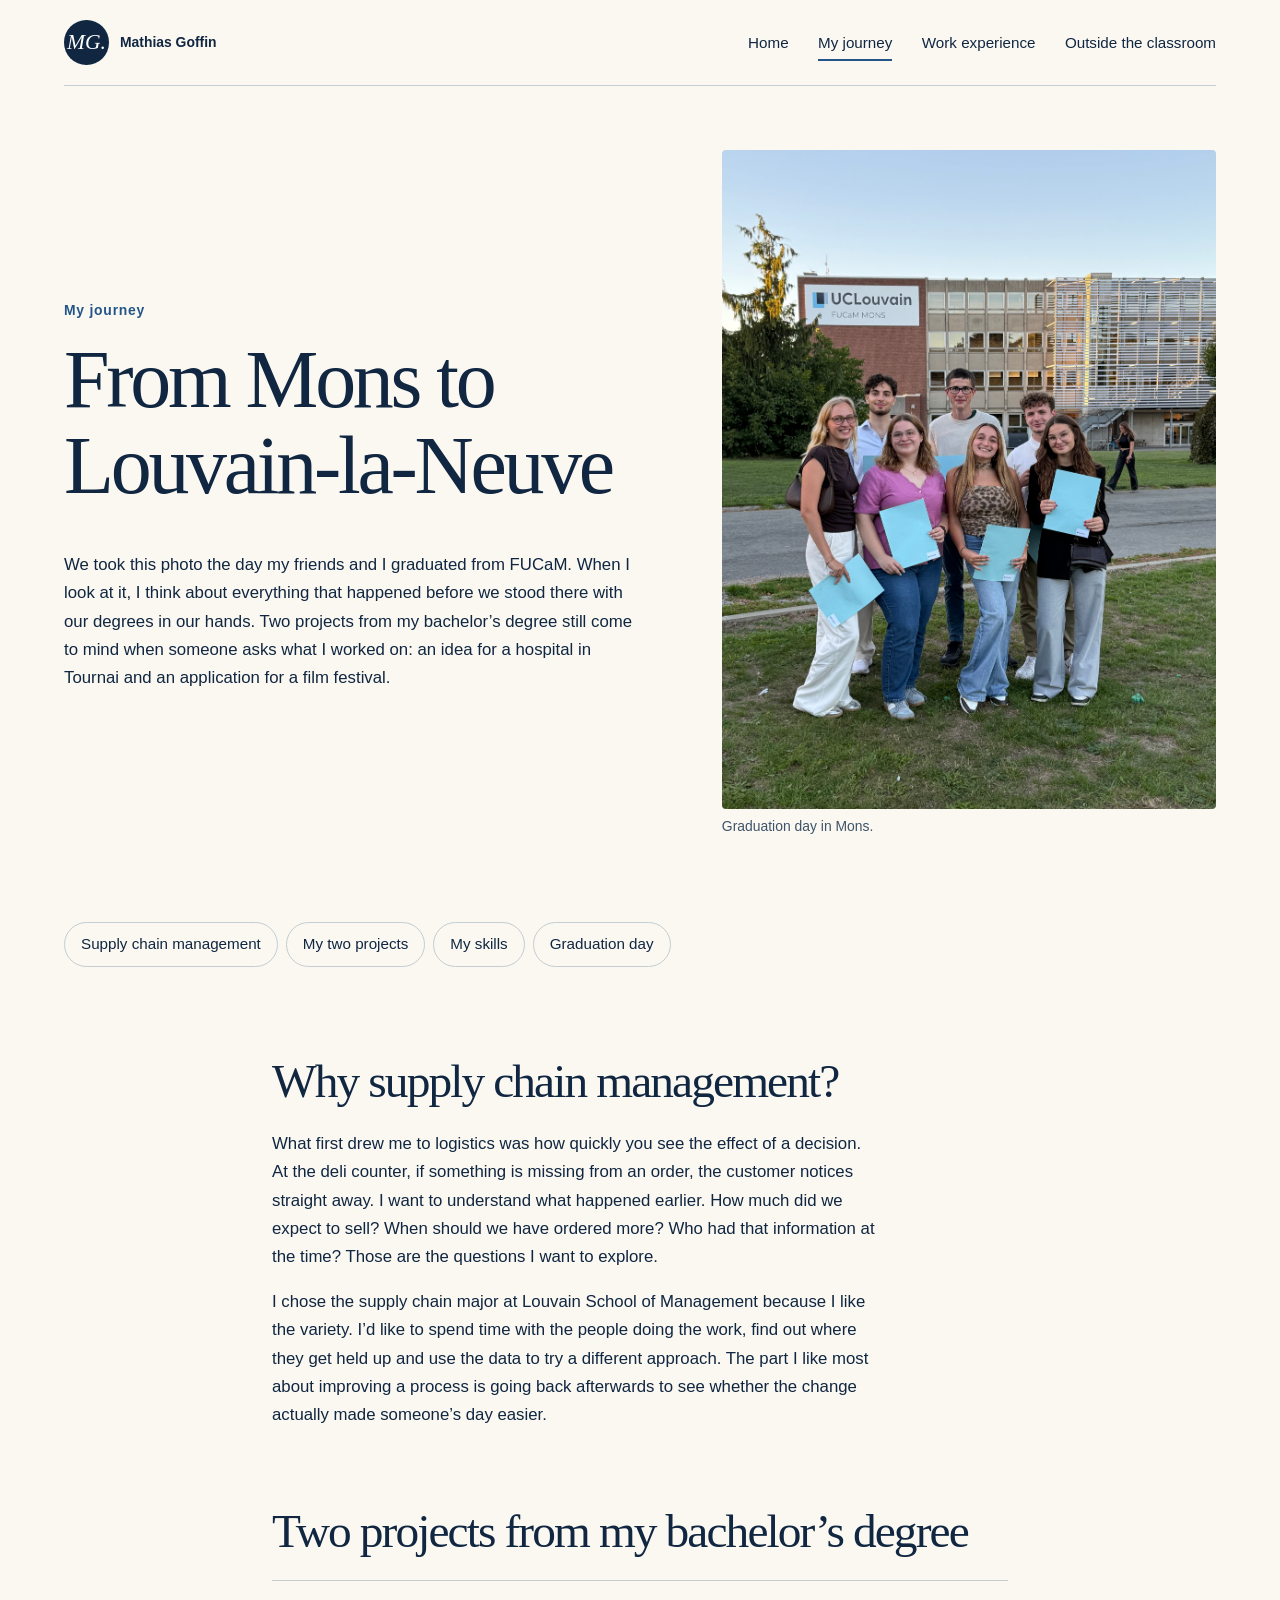
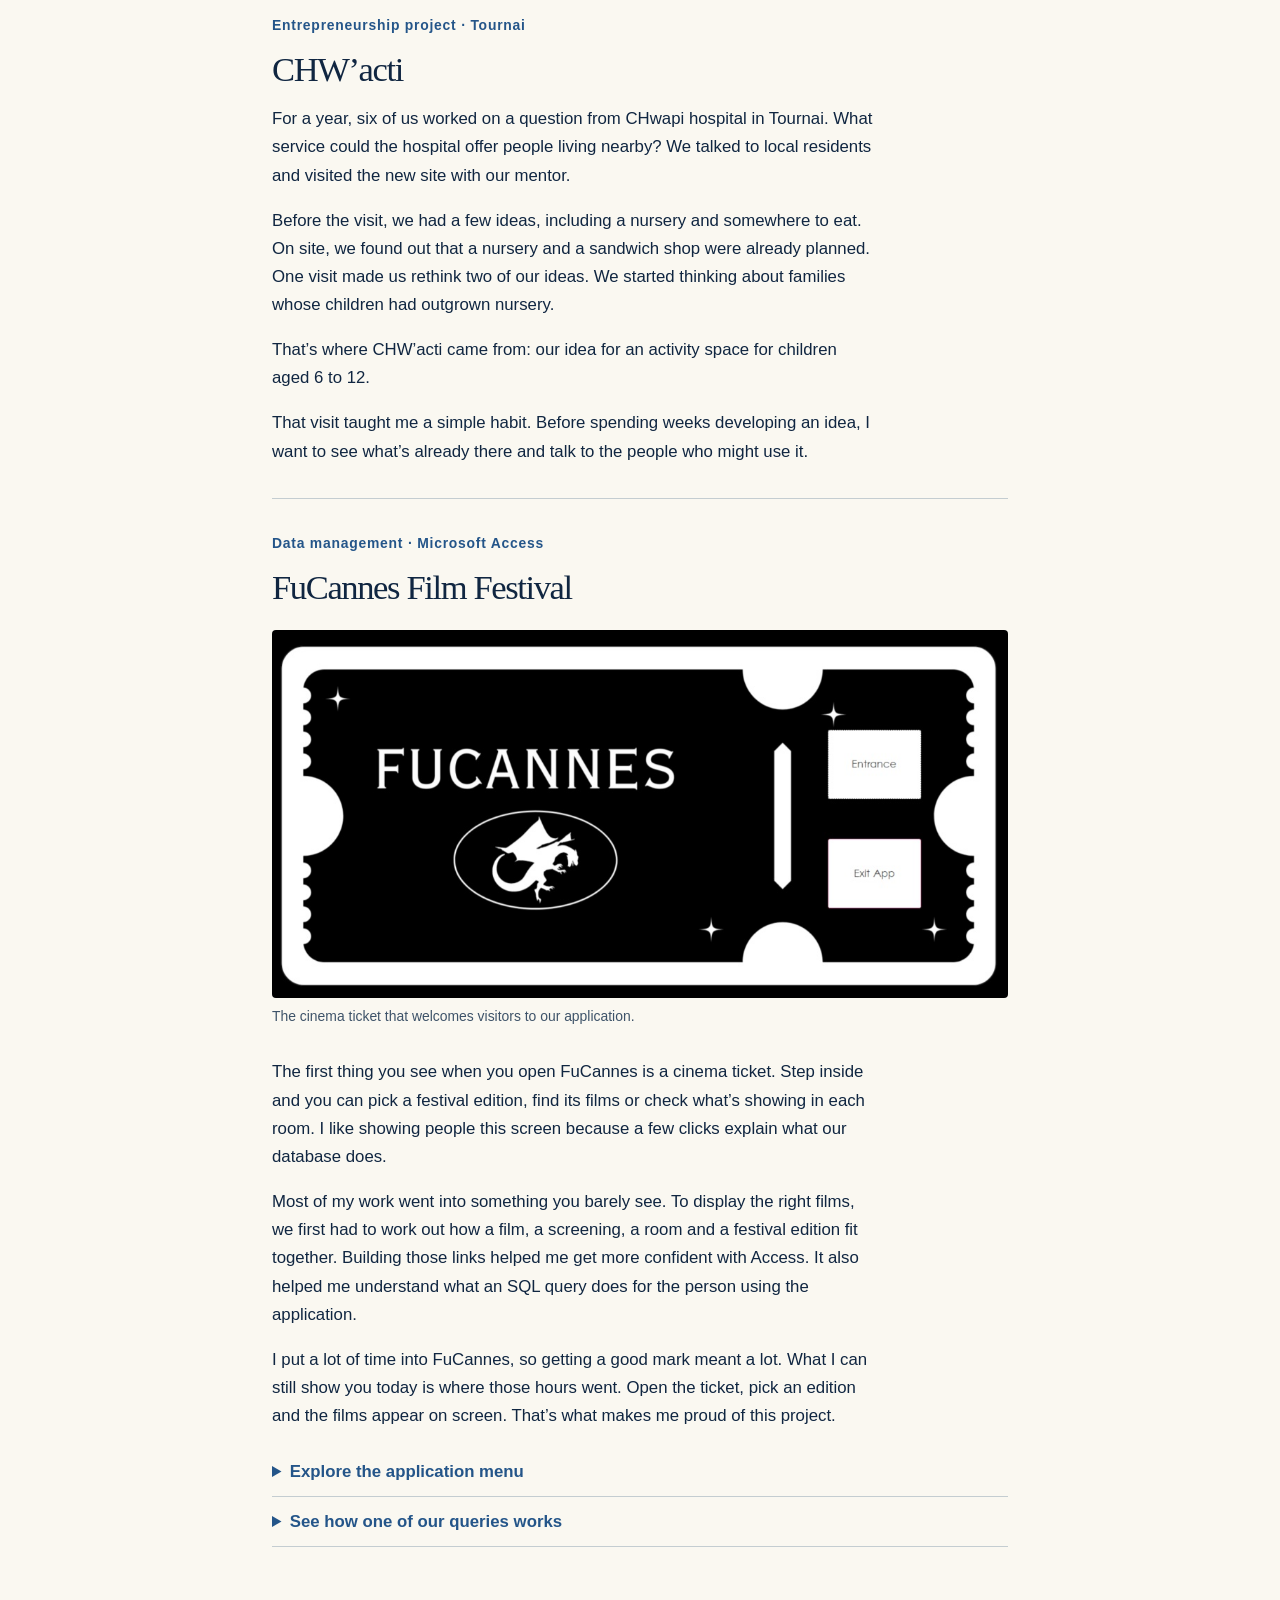
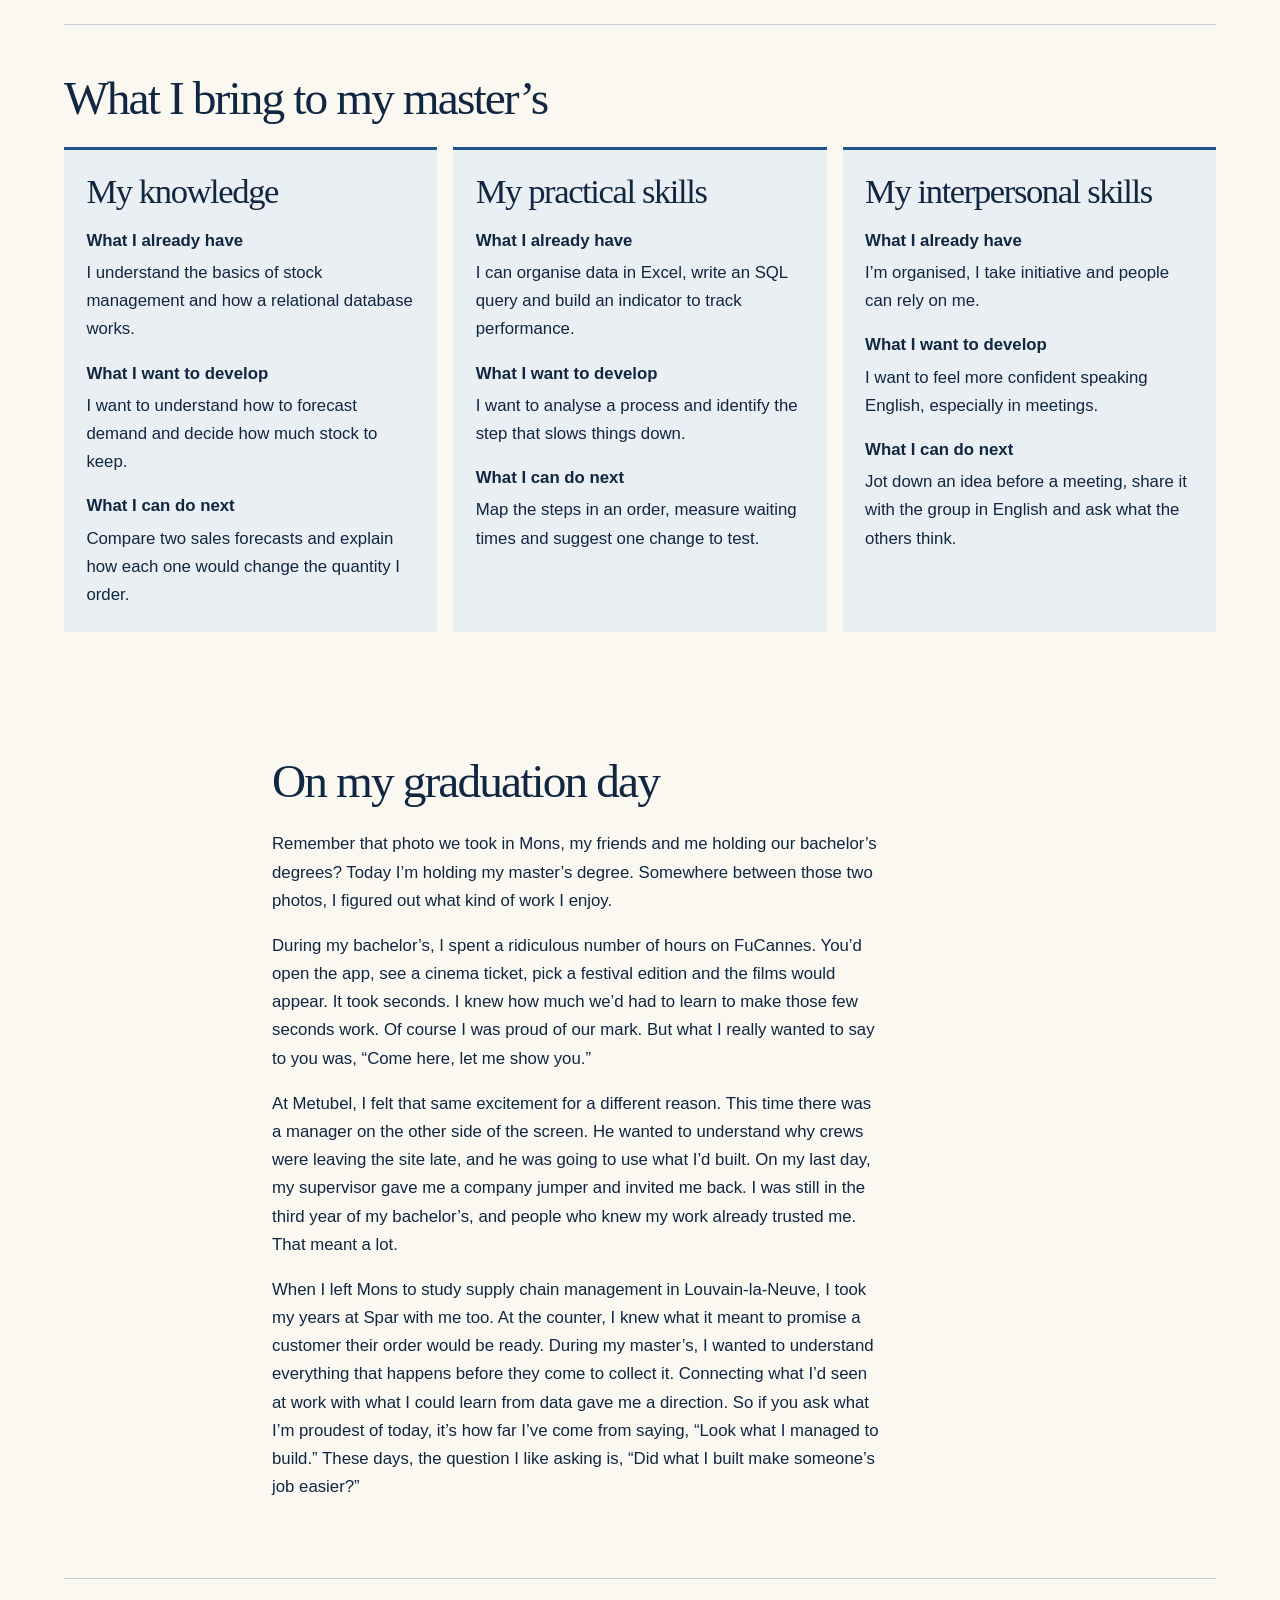
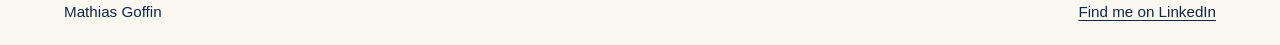
<file: v2/parcours.html>
<!doctype html>
<html lang="en"><head><meta charset="utf-8"><meta name="viewport" content="width=device-width,initial-scale=1"><title>My journey | Mathias Goffin</title><link rel="stylesheet" href="style.css"></head>
<body><a class="skip" href="#contenu">Skip to content</a><header><a class="mark" href="index.html" aria-label="Mathias Goffin, home"><span>MG.</span> <small>Mathias Goffin</small></a><nav aria-label="Main navigation"><a href="index.html">Home</a> <a href="parcours.html" aria-current="page">My journey</a> <a href="metubel.html">Work experience</a> <a href="parachute.html">Outside the classroom</a></nav></header>
<main id="contenu"><section class="pair"><div><p class="kicker">My journey</p><h1>From Mons to Louvain-la-Neuve</h1><p>We took this photo the day my friends and I graduated from FUCaM. When I look at it, I think about everything that happened before we stood there with our degrees in our hands. Two projects from my bachelor’s degree still come to mind when someone asks what I worked on: an idea for a hospital in Tournai and an application for a film festival.</p></div><figure><img src="../assets/bachelier.jpeg" alt="My friends and me holding our degrees in Mons"><figcaption>Graduation day in Mons.</figcaption></figure></section><nav class="contents" aria-label="On this page: my journey"><a href="#supply">Supply chain management</a><a href="#projets">My two projects</a><a href="#competences">My skills</a><a href="#diplome">Graduation day</a></nav><section class="reading"><h2 id="supply">Why supply chain management?</h2><p>What first drew me to logistics was how quickly you see the effect of a decision. At the deli counter, if something is missing from an order, the customer notices straight away. I want to understand what happened earlier. How much did we expect to sell? When should we have ordered more? Who had that information at the time? Those are the questions I want to explore.</p><p>I chose the supply chain major at Louvain School of Management because I like the variety. I’d like to spend time with the people doing the work, find out where they get held up and use the data to try a different approach. The part I like most about improving a process is going back afterwards to see whether the change actually made someone’s day easier.</p></section><section class="projects" id="projets"><h2>Two projects from my bachelor’s degree</h2>
<article><p class="kicker">Entrepreneurship project · Tournai</p><h3 id="chwacti">CHW’acti</h3><p>For a year, six of us worked on a question from CHwapi hospital in Tournai. What service could the hospital offer people living nearby? We talked to local residents and visited the new site with our mentor.</p>
<p>Before the visit, we had a few ideas, including a nursery and somewhere to eat. On site, we found out that a nursery and a sandwich shop were already planned. One visit made us rethink two of our ideas. We started thinking about families whose children had outgrown nursery.</p>
<p>That’s where CHW’acti came from: our idea for an activity space for children aged 6 to 12.</p>
<p>That visit taught me a simple habit. Before spending weeks developing an idea, I want to see what’s already there and talk to the people who might use it.</p></article>
<article><p class="kicker">Data management · Microsoft Access</p><h3 id="fucannes">FuCannes Film Festival</h3><figure class="proof"><img loading="lazy" src="../assets/fucannes-ticket.jpg" alt="FuCannes welcome screen designed as a cinema ticket"><figcaption>The cinema ticket that welcomes visitors to our application.</figcaption></figure><p>The first thing you see when you open FuCannes is a cinema ticket. Step inside and you can pick a festival edition, find its films or check what’s showing in each room. I like showing people this screen because a few clicks explain what our database does.</p><p>Most of my work went into something you barely see. To display the right films, we first had to work out how a film, a screening, a room and a festival edition fit together. Building those links helped me get more confident with Access. It also helped me understand what an SQL query does for the person using the application.</p><p>I put a lot of time into FuCannes, so getting a good mark meant a lot. What I can still show you today is where those hours went. Open the ticket, pick an edition and the films appear on screen. That’s what makes me proud of this project.</p><details><summary>Explore the application menu</summary><figure class="proof"><img loading="lazy" src="../assets/fucannes-accueil.jpg" alt="Access application menu showing the different sections of the festival"><figcaption>From this menu, visitors can browse the films, check the schedule and see who is on the jury.</figcaption></figure></details><details><summary>See how one of our queries works</summary><p>On the films screen, visitors choose a festival edition from a drop-down list. The query uses that choice to show the films from that edition. We explained how it works on page 20 of our report.</p></details></article></section>
<section id="competences" class="skills"><h2>What I bring to my master’s</h2><div class="skill-grid">
<article><h3>My knowledge</h3><dl><dt>What I already have</dt><dd>I understand the basics of stock management and how a relational database works.</dd><dt>What I want to develop</dt><dd>I want to understand how to forecast demand and decide how much stock to keep.</dd><dt>What I can do next</dt><dd>Compare two sales forecasts and explain how each one would change the quantity I order.</dd></dl></article>
<article><h3>My practical skills</h3><dl><dt>What I already have</dt><dd>I can organise data in Excel, write an SQL query and build an indicator to track performance.</dd><dt>What I want to develop</dt><dd>I want to analyse a process and identify the step that slows things down.</dd><dt>What I can do next</dt><dd>Map the steps in an order, measure waiting times and suggest one change to test.</dd></dl></article>
<article><h3>My interpersonal skills</h3><dl><dt>What I already have</dt><dd>I’m organised, I take initiative and people can rely on me.</dd><dt>What I want to develop</dt><dd>I want to feel more confident speaking English, especially in meetings.</dd><dt>What I can do next</dt><dd>Jot down an idea before a meeting, share it with the group in English and ask what the others think.</dd></dl></article></div></section>
<section class="reading"><h2 id="diplome">On my graduation day</h2><p>Remember that photo we took in Mons, my friends and me holding our bachelor’s degrees? Today I’m holding my master’s degree. Somewhere between those two photos, I figured out what kind of work I enjoy.</p>
<p>During my bachelor’s, I spent a ridiculous number of hours on FuCannes. You’d open the app, see a cinema ticket, pick a festival edition and the films would appear. It took seconds. I knew how much we’d had to learn to make those few seconds work. Of course I was proud of our mark. But what I really wanted to say to you was, “Come here, let me show you.”</p>
<p>At Metubel, I felt that same excitement for a different reason. This time there was a manager on the other side of the screen. He wanted to understand why crews were leaving the site late, and he was going to use what I’d built. On my last day, my supervisor gave me a company jumper and invited me back. I was still in the third year of my bachelor’s, and people who knew my work already trusted me. That meant a lot.</p>
<p>When I left Mons to study supply chain management in Louvain-la-Neuve, I took my years at Spar with me too. At the counter, I knew what it meant to promise a customer their order would be ready. During my master’s, I wanted to understand everything that happens before they come to collect it. Connecting what I’d seen at work with what I could learn from data gave me a direction. So if you ask what I’m proudest of today, it’s how far I’ve come from saying, “Look what I managed to build.” These days, the question I like asking is, “Did what I built make someone’s job easier?”</p></section></main>
<footer><span>Mathias Goffin</span><a href="https://www.linkedin.com/in/mathias-goffin-inge">Find me on LinkedIn</a></footer></body></html>
</file>
<file: style.css>
:root { --paper:#faf8f1; --ink:#102641; --accent:#245589; --line:#c4cdd1; --mist:#e9eff2; }
* { box-sizing:border-box }
html { scroll-behavior:smooth; scroll-padding-top:1.5rem }
body { margin:0; color:var(--ink); background:var(--paper); font:1.05rem/1.68 "Segoe UI",sans-serif }
a { color:inherit; text-underline-offset:.23em }
a:focus-visible,button:focus-visible,summary:focus-visible { outline:3px solid #2476b6; outline-offset:4px }
img,video { width:100%; display:block }
figure,dl,dd { margin:0 }
header,main,footer { width:min(1180px,90%); margin:auto }
header,footer,nav,.mark,.contents { display:flex; align-items:center; flex-wrap:wrap }
header,footer { justify-content:space-between; gap:1rem; padding:1.25rem 0; border-bottom:1px solid var(--line) }
header nav { gap:clamp(.7rem,2.3vw,2rem) }
header nav a { text-decoration:none; padding:.25rem 0; font-size:.95rem }
header nav a[aria-current],header nav a:hover { box-shadow:0 2px var(--accent) }
.mark { gap:.7rem; text-decoration:none; font-weight:650 }
.mark span { display:grid; place-items:center; background:var(--ink); color:white; border-radius:50%; width:2.8rem; height:2.8rem; font:italic 1.35rem Georgia,serif }
.skip { position:fixed; top:-7rem; background:white; padding:.5rem; z-index:3 }.skip:focus { top:.5rem }
h1,h2,h3,.lead,.opening { font-family:Georgia,serif; font-weight:400; text-wrap:balance }
h1,h2,h3 { line-height:1.06; letter-spacing:-.04em; margin:0 0 .5em }
h1 { font-size:clamp(3rem,6.4vw,5.8rem) } h2 { font-size:clamp(2rem,3.7vw,3.4rem) } h3 { font-size:clamp(1.55rem,2.7vw,2.45rem) }
small,.kicker,figcaption { font-size:.87rem }.kicker,.story small { color:var(--accent); font-weight:650; letter-spacing:.055em }
.cover,.pair { display:grid; grid-template-columns:1.15fr 1fr; align-items:center; gap:clamp(2rem,7vw,7rem); padding:clamp(2.4rem,5vw,5rem) 0 }
.cover-copy { max-width:36rem }.cover h1 { font-size:clamp(4.25rem,8.5vw,8rem); line-height:.89; margin:.22em 0 }.cover h1 em { color:var(--accent); font-weight:400 }
.lead,.opening { font-size:clamp(1.3rem,2vw,1.7rem); line-height:1.4 }.cover-copy p { margin-block:.9rem }
.portrait { position:relative; background:var(--mist); padding:0 .9rem .8rem 0; border-radius:48% 48% 0 0 }
.portrait img { height:clamp(24rem,38vw,34rem); object-fit:cover; object-position:50% 0; border-radius:48% 48% 0 0 }
.button,.contents a,.aquarium-controls button { display:inline-block; padding:.55rem 1rem; border:1px solid var(--line); border-radius:2rem; text-decoration:none; font:inherit; font-size:.95rem }
.button,.aquarium-controls button[aria-pressed="true"] { background:var(--ink); color:white }.button { margin-top:.65rem }
.button:hover { background:var(--accent) }
.stories,.skills { padding:3rem 0;border-top:1px solid var(--line) }.story-grid,.skill-grid { display:grid; grid-template-columns:repeat(3,minmax(0,1fr)); gap:1rem; margin-top:1.5rem }
.story { text-decoration:none; background:var(--mist); display:flex; flex-direction:column; overflow:hidden; transition:transform .2s; border-radius:4px }
.story:hover,.story:focus-visible { transform:translateY(-4px) }.story:hover h3 { text-decoration:underline; text-decoration-thickness:1px }
.story img { aspect-ratio:2.3; object-fit:cover }.story.photo:first-child img { object-fit:contain; background:#101010 }.story div { padding:1.5rem }.story h3 { margin:.4em 0 }.story p { margin:0 }.story.ink { background:var(--ink); color:var(--paper); justify-content:center }.story.ink small { color:#bdd9f0 }
.reading,.projects { max-width:46rem; margin:clamp(2.6rem,6vw,5rem) auto }.reading p,.projects p { max-width:65ch }.pair figure img,.proof img { border-radius:4px }
figcaption { padding:.4rem 0; color:#3e5369 }.chapter { max-width:52rem; margin:4rem auto 2rem }.contents { gap:.5rem; padding:.8rem 0 }.contents a:hover { background:var(--mist) }
.projects article,.skills article,.reading[id] { border-top:1px solid var(--line); padding-top:1.2rem }.projects article+article { margin-top:2rem }
.proof { margin:1.5rem 0 }.projects details { border-bottom:1px solid var(--line); padding:.65rem 0 }.projects summary { cursor:pointer; color:var(--accent); font-weight:600 }
.skills article { background:var(--mist); padding:1.4rem; border-top:3px solid var(--accent) }.skills dt { font-weight:700; margin:1rem 0 .25rem }
.aquarium-pair { display:grid; grid-template-columns:1fr 1fr; gap:1rem; max-width:54rem; margin:auto }.aquarium-pair.single { display:block; max-width:46rem }.aquarium-controls { display:flex; gap:.5rem; max-width:46rem; margin:1rem auto }.aquarium-controls button { cursor:pointer; background:transparent;color:var(--ink) }[hidden] { display:none!important }
.dark { background:var(--ink); padding:clamp(.5rem,2vw,1.5rem); max-width:54rem; margin:auto }.dark video { max-height:65vh }
footer { border-top:1px solid var(--line); border-bottom:none; margin-top:3rem;font-size:.95rem }
@media(max-width:760px){ header { align-items:flex-start } .cover,.pair { grid-template-columns:1fr;gap:1.75rem }.cover { grid-template-columns:minmax(0,1fr) minmax(0,.8fr) }.story-grid,.skill-grid { grid-template-columns:1fr }.story.photo { display:grid;grid-template-columns:35% 1fr }.story.photo img { height:100%; min-height:8rem }.portrait img { height:20rem } }
@media(max-width:580px){header nav { width:100%; justify-content:space-between; gap:.4rem }header nav a { font-size:.86rem }.cover { display:flex; flex-direction:column; align-items:stretch }.portrait { max-width:22rem;width:100%;align-self:center }.portrait img { height:21rem }.story.photo { display:block }.story.photo img { height:auto;min-height:0 }.aquarium-pair { grid-template-columns:1fr }.chapter { margin-top:2.5rem } }
@media(prefers-reduced-motion:reduce){html {scroll-behavior:auto}.story {transition:none}.story:hover,.story:focus-visible {transform:none}}
</file>
<file: v2/style.css>
:root { --paper:#faf8f1; --ink:#102641; --accent:#245589; --line:#c4cdd1; --mist:#e9eff2; }
* { box-sizing:border-box }
html { scroll-behavior:smooth; scroll-padding-top:1.5rem }
body { margin:0; color:var(--ink); background:var(--paper); font:1.05rem/1.68 "Segoe UI",sans-serif }
a { color:inherit; text-underline-offset:.23em }
a:focus-visible,button:focus-visible,summary:focus-visible { outline:3px solid #2476b6; outline-offset:4px }
img,video { width:100%; display:block }
figure,dl,dd { margin:0 }
header,main,footer { width:min(1180px,90%); margin:auto }
header,footer,nav,.mark,.contents { display:flex; align-items:center; flex-wrap:wrap }
header,footer { justify-content:space-between; gap:1rem; padding:1.25rem 0; border-bottom:1px solid var(--line) }
header nav { gap:clamp(.7rem,2.3vw,2rem) }
header nav a { text-decoration:none; padding:.25rem 0; font-size:.95rem }
header nav a[aria-current],header nav a:hover { box-shadow:0 2px var(--accent) }
.mark { gap:.7rem; text-decoration:none; font-weight:650 }
.mark span { display:grid; place-items:center; background:var(--ink); color:white; border-radius:50%; width:2.8rem; height:2.8rem; font:italic 1.35rem Georgia,serif }
.skip { position:fixed; top:-7rem; background:white; padding:.5rem; z-index:3 }.skip:focus { top:.5rem }
h1,h2,h3,.lead,.opening { font-family:Georgia,serif; font-weight:400; text-wrap:balance }
h1,h2,h3 { line-height:1.06; letter-spacing:-.04em; margin:0 0 .5em }
h1 { font-size:clamp(3rem,6.4vw,5.8rem) } h2 { font-size:clamp(2rem,3.7vw,3.4rem) } h3 { font-size:clamp(1.55rem,2.7vw,2.45rem) }
small,.kicker,figcaption { font-size:.87rem }.kicker,.story small { color:var(--accent); font-weight:650; letter-spacing:.055em }
.cover,.pair { display:grid; grid-template-columns:1.15fr 1fr; align-items:center; gap:clamp(2rem,7vw,7rem); padding:clamp(2.4rem,5vw,5rem) 0 }
.cover-copy { max-width:36rem }.cover h1 { font-size:clamp(4.25rem,8.5vw,8rem); line-height:.89; margin:.22em 0 }.cover h1 em { color:var(--accent); font-weight:400 }
.lead,.opening { font-size:clamp(1.3rem,2vw,1.7rem); line-height:1.4 }.cover-copy p { margin-block:.9rem }
.portrait { position:relative; background:var(--mist); padding:0 .9rem .8rem 0; border-radius:48% 48% 0 0 }
.portrait img { height:clamp(24rem,38vw,34rem); object-fit:cover; object-position:50% 0; border-radius:48% 48% 0 0 }
.button,.contents a,.aquarium-controls button { display:inline-block; padding:.55rem 1rem; border:1px solid var(--line); border-radius:2rem; text-decoration:none; font:inherit; font-size:.95rem }
.button,.aquarium-controls button[aria-pressed="true"] { background:var(--ink); color:white }.button { margin-top:.65rem }
.button:hover { background:var(--accent) }
.stories,.skills { padding:3rem 0;border-top:1px solid var(--line) }.story-grid,.skill-grid { display:grid; grid-template-columns:repeat(3,minmax(0,1fr)); gap:1rem; margin-top:1.5rem }
.story { text-decoration:none; background:var(--mist); display:flex; flex-direction:column; overflow:hidden; transition:transform .2s; border-radius:4px }
.story:hover,.story:focus-visible { transform:translateY(-4px) }.story:hover h3 { text-decoration:underline; text-decoration-thickness:1px }
.story img { aspect-ratio:2.3; object-fit:cover }.story.photo:first-child img { object-fit:contain; background:#101010 }.story div { padding:1.5rem }.story h3 { margin:.4em 0 }.story p { margin:0 }.story.ink { background:var(--ink); color:var(--paper); justify-content:center }.story.ink small { color:#bdd9f0 }
.reading,.projects { max-width:46rem; margin:clamp(2.6rem,6vw,5rem) auto }.reading p,.projects p { max-width:65ch }.pair figure img,.proof img { border-radius:4px }
figcaption { padding:.4rem 0; color:#3e5369 }.chapter { max-width:52rem; margin:4rem auto 2rem }.contents { gap:.5rem; padding:.8rem 0 }.contents a:hover { background:var(--mist) }
.projects article,.skills article,.reading[id] { border-top:1px solid var(--line); padding-top:1.2rem }.projects article+article { margin-top:2rem }
.proof { margin:1.5rem 0 }.projects details { border-bottom:1px solid var(--line); padding:.65rem 0 }.projects summary { cursor:pointer; color:var(--accent); font-weight:600 }
.skills article { background:var(--mist); padding:1.4rem; border-top:3px solid var(--accent) }.skills dt { font-weight:700; margin:1rem 0 .25rem }
.aquarium-pair { display:grid; grid-template-columns:1fr 1fr; gap:1rem; max-width:54rem; margin:auto }.aquarium-pair.single { display:block; max-width:46rem }.aquarium-controls { display:flex; gap:.5rem; max-width:46rem; margin:1rem auto }.aquarium-controls button { cursor:pointer; background:transparent;color:var(--ink) }[hidden] { display:none!important }
.dark { background:var(--ink); padding:clamp(.5rem,2vw,1.5rem); max-width:54rem; margin:auto }.dark video { max-height:65vh }
footer { border-top:1px solid var(--line); border-bottom:none; margin-top:3rem;font-size:.95rem }
@media(max-width:760px){ header { align-items:flex-start } .cover,.pair { grid-template-columns:1fr;gap:1.75rem }.cover { grid-template-columns:minmax(0,1fr) minmax(0,.8fr) }.story-grid,.skill-grid { grid-template-columns:1fr }.story.photo { display:grid;grid-template-columns:35% 1fr }.story.photo img { height:100%; min-height:8rem }.portrait img { height:20rem } }
@media(max-width:580px){header nav { width:100%; justify-content:space-between; gap:.4rem }header nav a { font-size:.86rem }.cover { display:flex; flex-direction:column; align-items:stretch }.portrait { max-width:22rem;width:100%;align-self:center }.portrait img { height:21rem }.story.photo { display:block }.story.photo img { height:auto;min-height:0 }.aquarium-pair { grid-template-columns:1fr }.chapter { margin-top:2.5rem } }
@media(prefers-reduced-motion:reduce){html {scroll-behavior:auto}.story {transition:none}.story:hover,.story:focus-visible {transform:none}}
</file>
